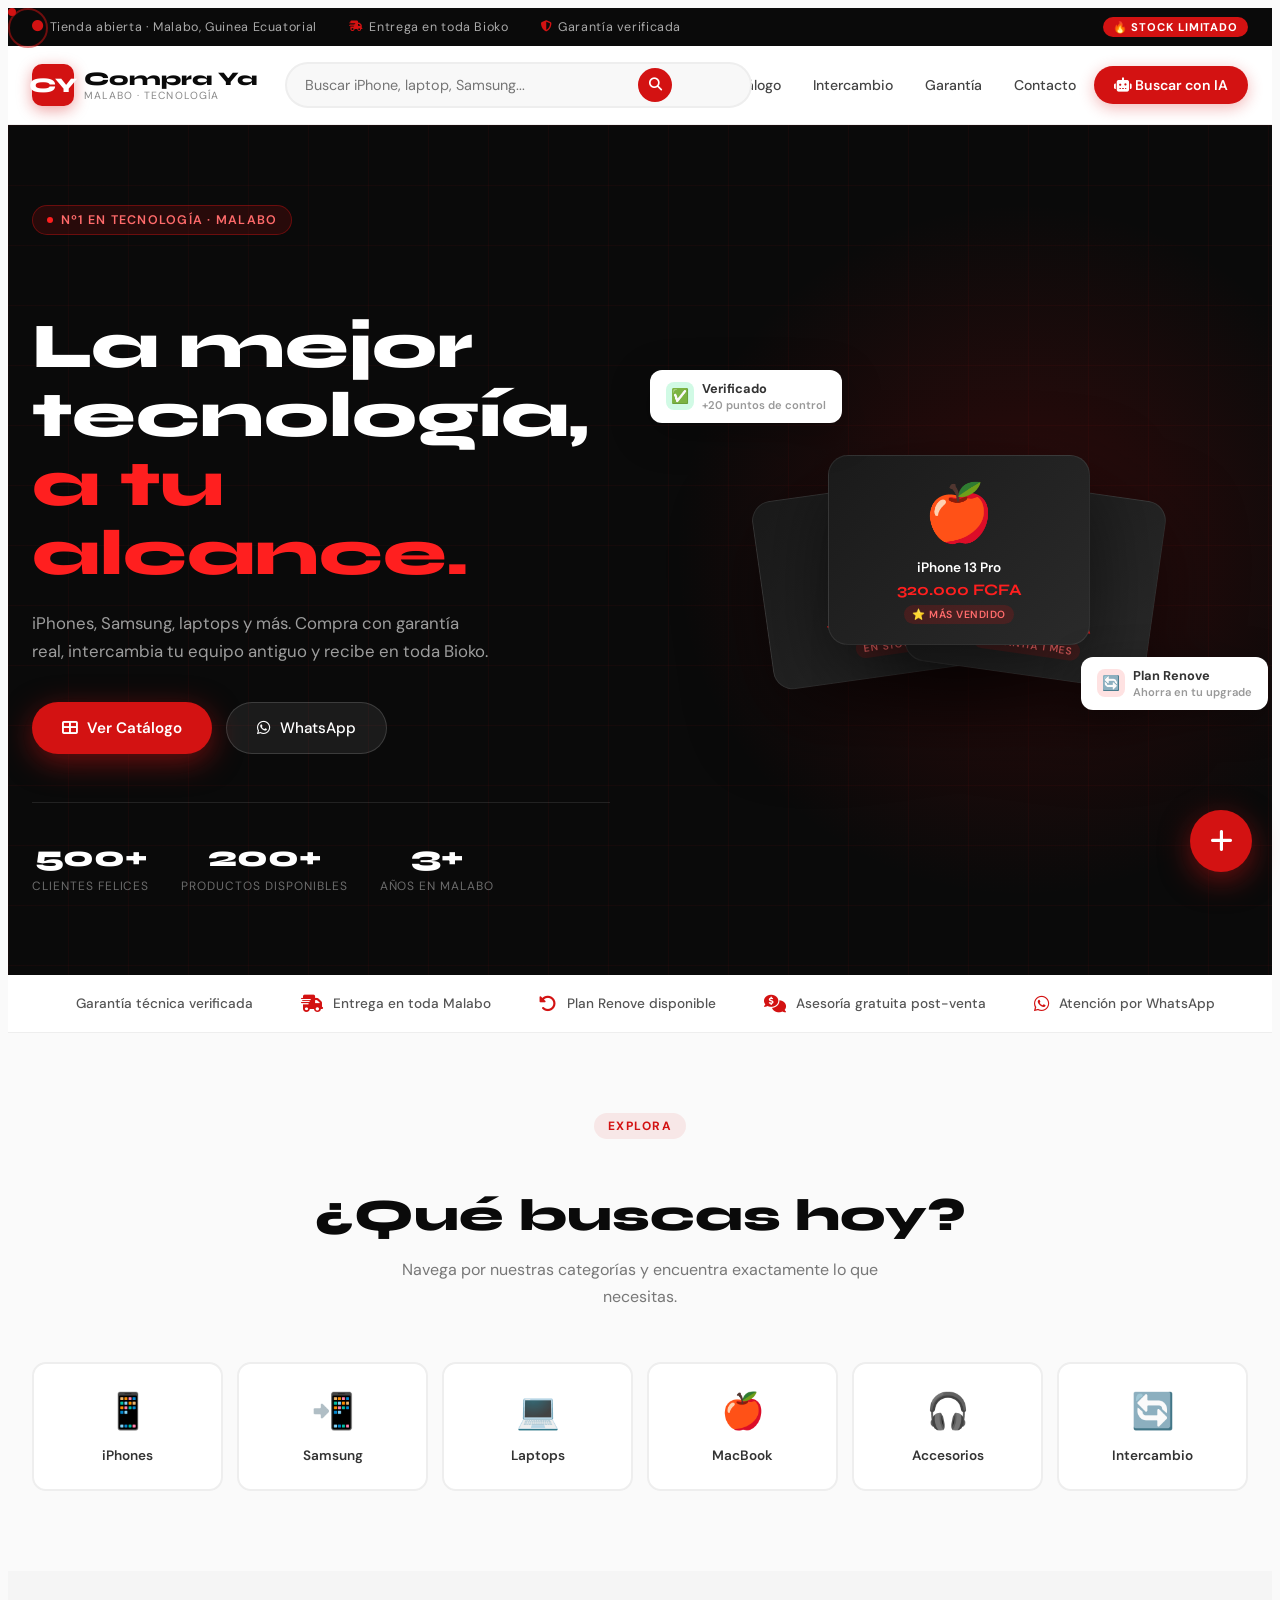
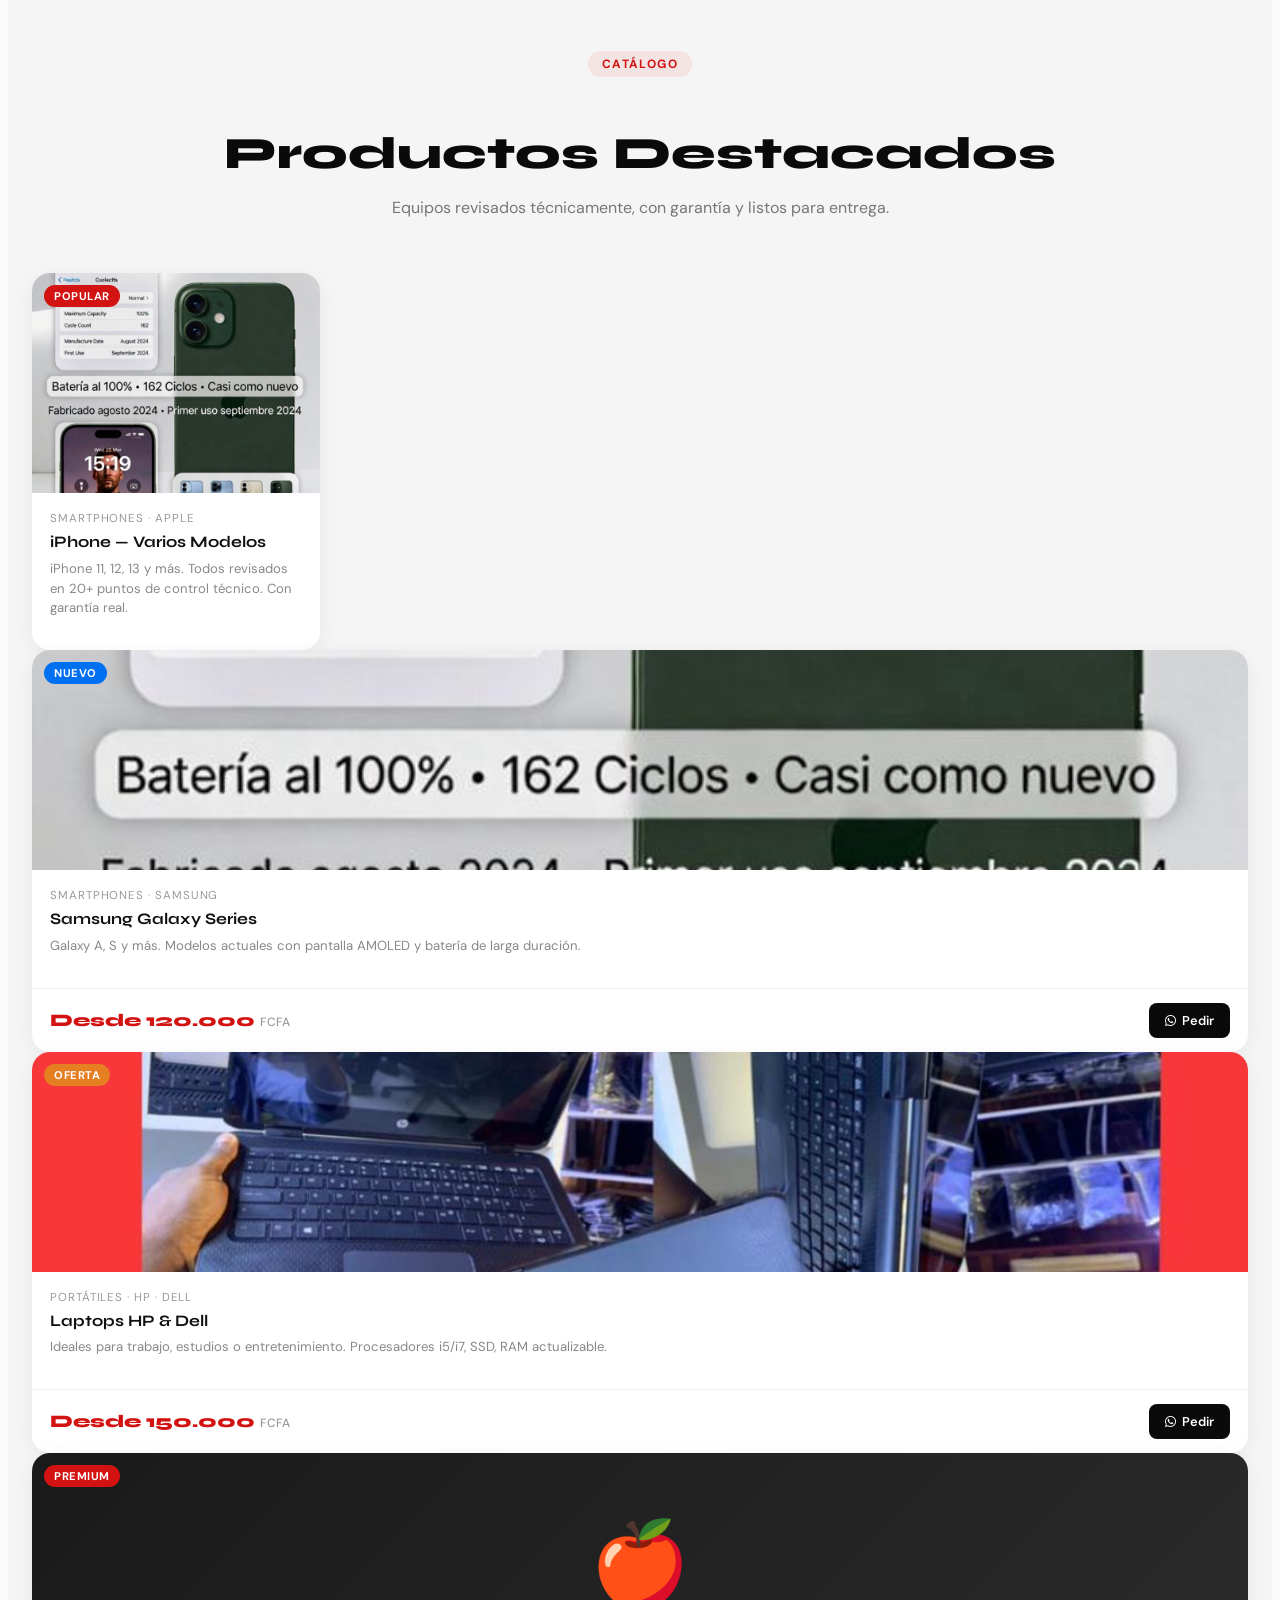
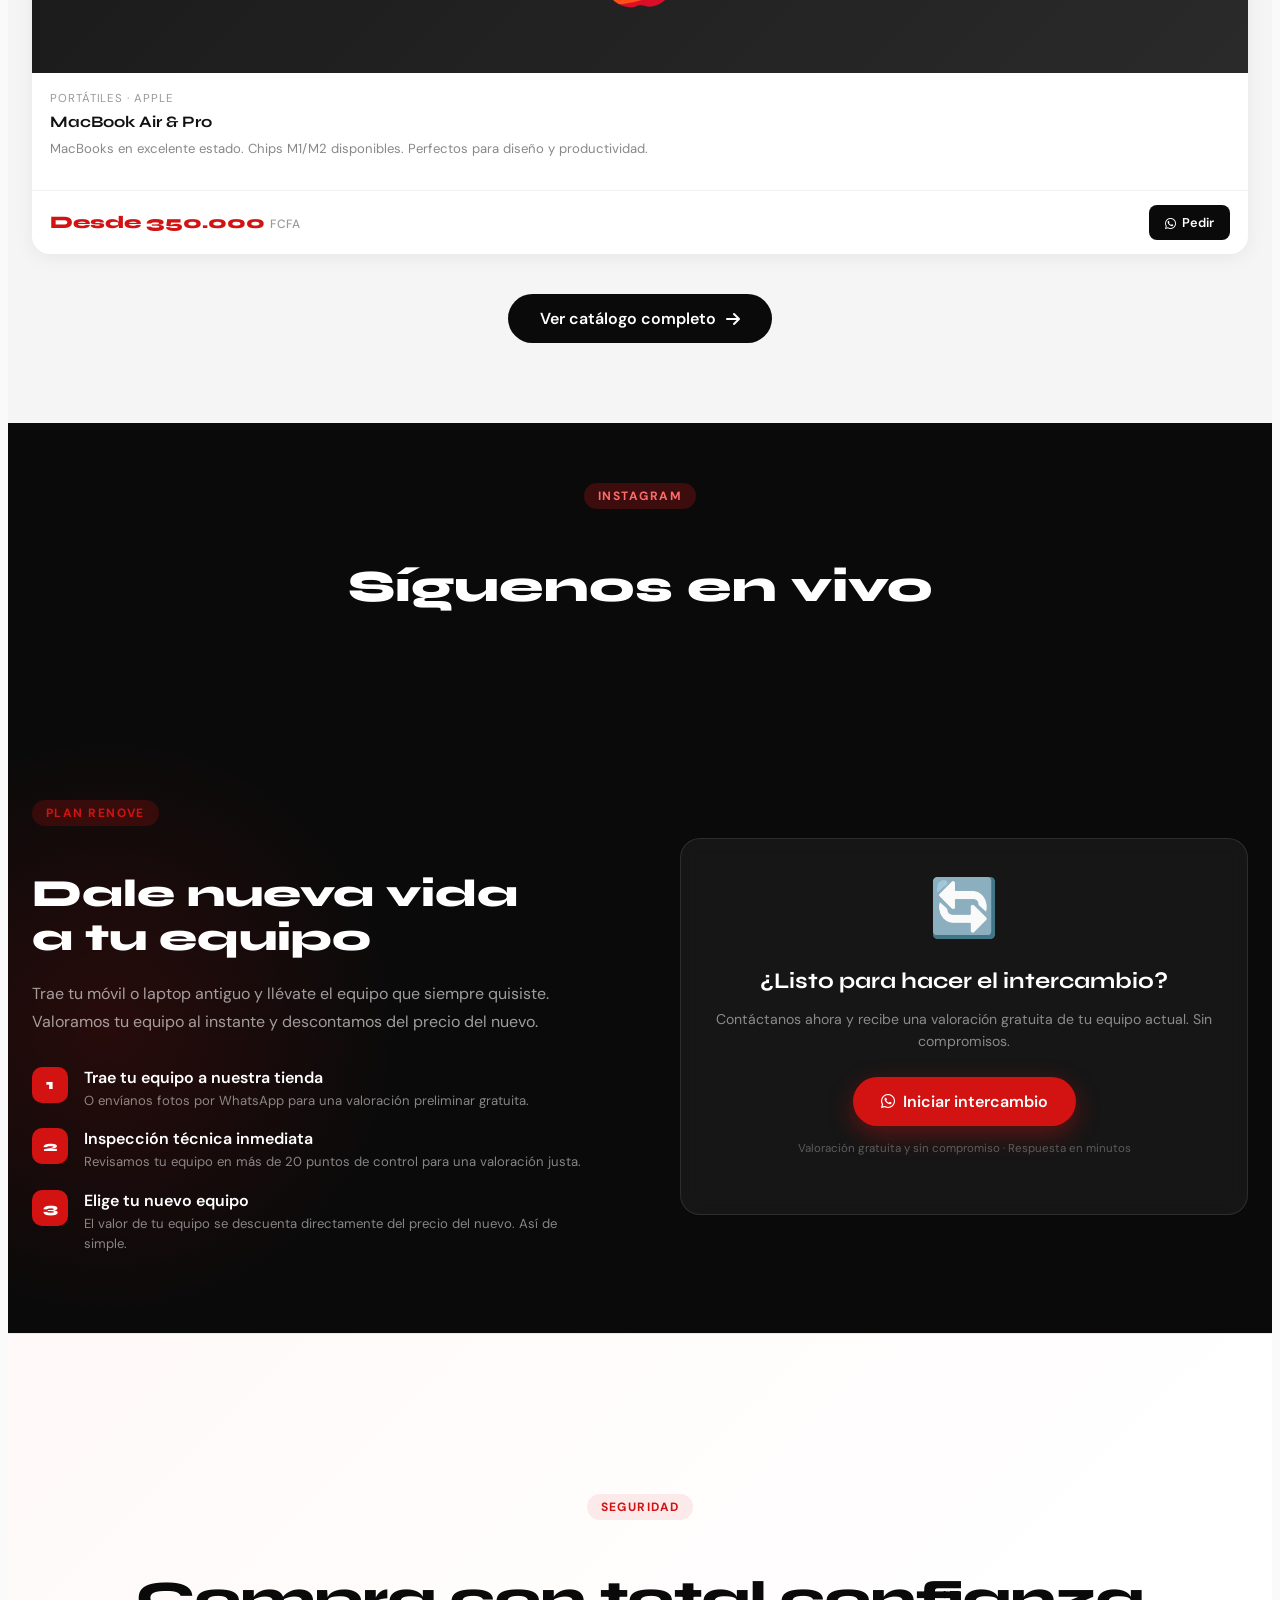
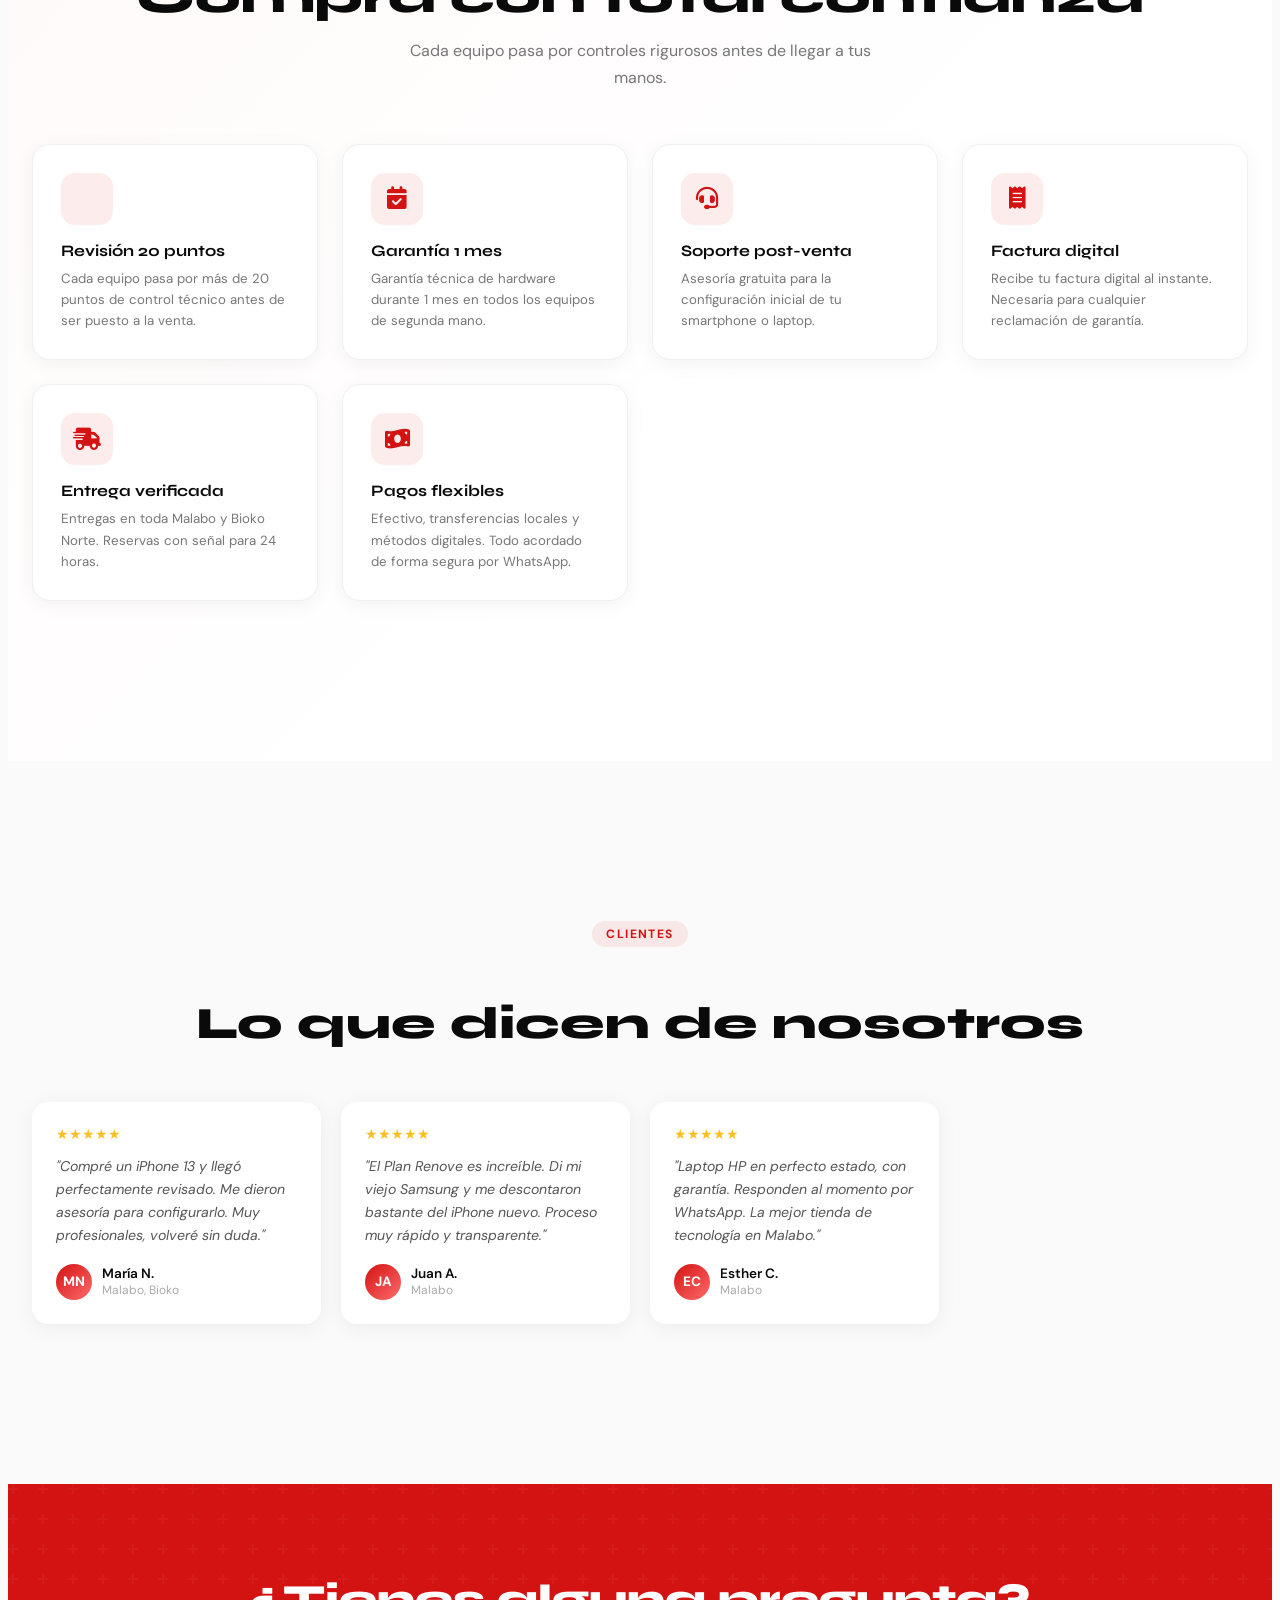
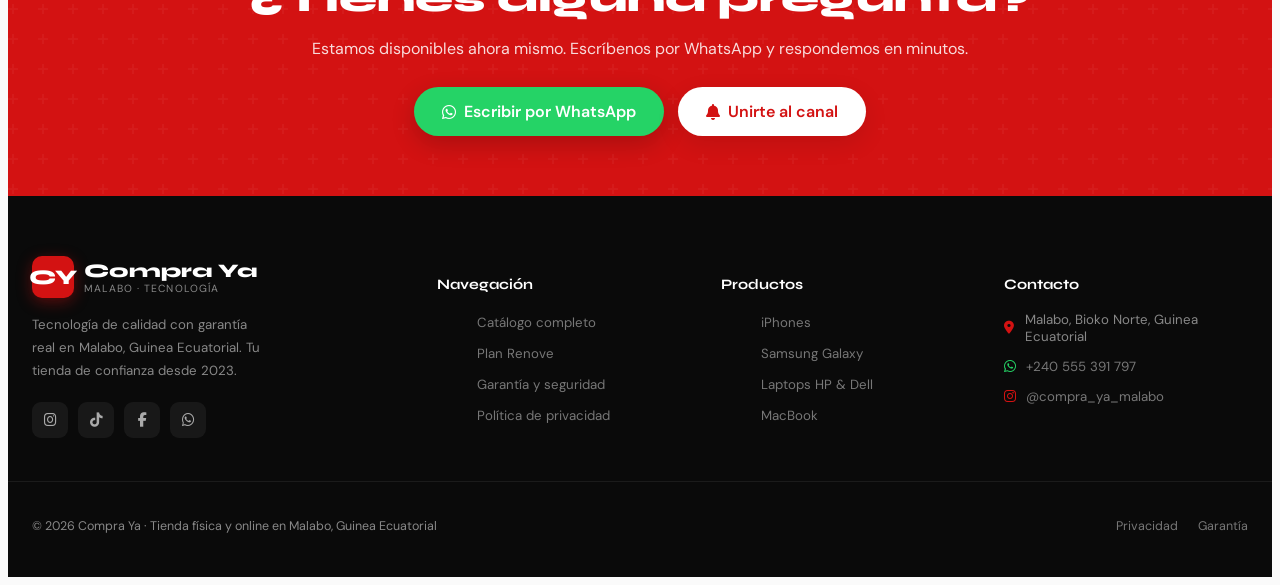
<file: index.html>
<!DOCTYPE html>

<html lang="es">
<head>
 <meta property="og:title" content=" 🌟compra ya!!🌟" />
<meta property="og:description" content="la mejor plataforma para comprar productos como smartphone, tabletas o ordenadores también el intercambio de teléfonos." />
<meta property="og:image" content="https://raw.githubusercontent.com/juanbautistaowonoowonoabegue-dotcom/Img-marketplace/refs/heads/main/compra-ya-ofertas-rojo.JPEG" />
<meta property="og:url" content="https://raw.githubusercontent.com/juanbautistaowonoowonoabegue-dotcom" />
<meta property="og:type" content="website" />

<meta name="twitter:card" content="summary_large_image" />
<meta name="twitter:title" content=" compra ya" />
<meta name="twitter:description" content="Descripción para Twitter." />
<meta name="twitter:image" content="https://raw.githubusercontent.com/juanbautistaowonoowonoabegue-dotcom/Img-marketplace/refs/heads/main/compra-ya-ofertas-rojo.JPEG" />

    <meta charset="UTF-8">
    <meta name="viewport" content="width=device-width, initial-scale=1.0">
    <title>Compra Ya — Tecnología Premium · Malabo</title>
    <link rel="preconnect" href="https://fonts.googleapis.com">
    <link href="https://fonts.googleapis.com/css2?family=Syne:wght@400;600;700;800&family=DM+Sans:ital,wght@0,300;0,400;0,500;0,600;1,300&display=swap" rel="stylesheet">
    <link rel="stylesheet" href="https://cdnjs.cloudflare.com/ajax/libs/font-awesome/6.5.0/css/all.min.css">
    <style>
        :root {
            --rojo: #d31212;
            --rojo-oscuro: #a80e0e;
            --rojo-vivo: #ff1f1f;
            --verde-wa: #25D366;
            --negro: #0a0a0a;
            --gris-oscuro: #141414;
            --gris-medio: #2a2a2a;
            --gris-claro: #f4f4f4;
            --blanco: #ffffff;
            --texto-muted: #888;
            --radio: 14px;
            --sombra: 0 20px 60px rgba(0,0,0,0.15);
            --sombra-roja: 0 12px 40px rgba(211,18,18,0.35);
        }

```
    * { margin: 0; padding: 0; box-sizing: border-box; }

    html { scroll-behavior: smooth; }

    body {
        font-family: 'DM Sans', sans-serif;
        background: #fafafa;
        color: var(--negro);
        overflow-x: hidden;
    }

    /* ===== CURSOR PERSONALIZADO ===== */
    .cursor-dot {
        width: 8px; height: 8px;
        background: var(--rojo);
        border-radius: 50%;
        position: fixed;
        pointer-events: none;
        z-index: 99999;
        transition: transform 0.1s;
    }
    .cursor-ring {
        width: 36px; height: 36px;
        border: 2px solid rgba(211,18,18,0.5);
        border-radius: 50%;
        position: fixed;
        pointer-events: none;
        z-index: 99998;
        transition: all 0.15s ease;
    }

    /* ===== BARRA SUPERIOR ===== */
    .topbar {
        background: var(--negro);
        color: #aaa;
        font-size: 0.78rem;
        letter-spacing: 0.05em;
        padding: 9px 0;
        overflow: hidden;
    }
    .topbar-inner {
        max-width: 1300px;
        margin: 0 auto;
        padding: 0 24px;
        display: flex;
        justify-content: space-between;
        align-items: center;
    }
    .topbar-ticker {
        display: flex;
        gap: 32px;
        align-items: center;
    }
    .topbar-ticker span { display: flex; align-items: center; gap: 6px; }
    .topbar-ticker i { color: var(--rojo); font-size: 0.7rem; }
    .topbar-badge {
        background: var(--rojo);
        color: white;
        font-size: 0.7rem;
        font-weight: 700;
        padding: 3px 10px;
        border-radius: 20px;
        letter-spacing: 0.08em;
        text-transform: uppercase;
        animation: badgePulse 2s infinite;
    }
    @keyframes badgePulse {
        0%,100% { opacity: 1; }
        50% { opacity: 0.7; }
    }

    /* ===== HEADER ===== */
    .header {
        background: rgba(255,255,255,0.95);
        backdrop-filter: blur(20px);
        -webkit-backdrop-filter: blur(20px);
        border-bottom: 1px solid rgba(0,0,0,0.06);
        position: sticky;
        top: 0;
        z-index: 1000;
        transition: box-shadow 0.3s;
    }
    .header.scrolled {
        box-shadow: 0 4px 30px rgba(0,0,0,0.1);
    }
    .header-inner {
        max-width: 1300px;
        margin: 0 auto;
        padding: 16px 24px;
        display: flex;
        align-items: center;
        gap: 28px;
    }

    .logo-wrap { display: flex; align-items: center; gap: 10px; text-decoration: none; flex-shrink: 0; }
    .logo-icon {
        width: 42px; height: 42px;
        background: var(--rojo);
        border-radius: 10px;
        display: flex; align-items: center; justify-content: center;
        font-size: 1.3rem;
        color: white;
        font-family: 'Syne', sans-serif;
        font-weight: 800;
        box-shadow: 0 4px 15px rgba(211,18,18,0.4);
    }
    .logo-text { font-family: 'Syne', sans-serif; font-weight: 800; font-size: 1.2rem; color: var(--negro); line-height: 1.1; }
    .logo-sub { font-size: 0.65rem; font-weight: 400; color: var(--texto-muted); letter-spacing: 0.1em; text-transform: uppercase; }

    /* Buscador */
    .search-bar {
        flex: 1;
        max-width: 460px;
        position: relative;
    }
    .search-bar input {
        width: 100%;
        padding: 12px 50px 12px 18px;
        border: 2px solid #eee;
        border-radius: 50px;
        font-family: 'DM Sans', sans-serif;
        font-size: 0.9rem;
        background: #f8f8f8;
        transition: all 0.3s;
        outline: none;
    }
    .search-bar input:focus {
        border-color: var(--rojo);
        background: white;
        box-shadow: 0 0 0 4px rgba(211,18,18,0.08);
    }
    .search-bar button {
        position: absolute;
        right: 8px; top: 50%;
        transform: translateY(-50%);
        background: var(--rojo);
        border: none;
        width: 34px; height: 34px;
        border-radius: 50%;
        color: white;
        cursor: pointer;
        display: flex; align-items: center; justify-content: center;
        transition: all 0.3s;
    }
    .search-bar button:hover { background: var(--rojo-oscuro); transform: translateY(-50%) scale(1.08); }

    /* Nav */
    .nav {
        display: flex;
        align-items: center;
        gap: 4px;
        margin-left: auto;
    }
    .nav a {
        text-decoration: none;
        color: #444;
        font-size: 0.88rem;
        font-weight: 500;
        padding: 8px 14px;
        border-radius: 8px;
        transition: all 0.2s;
        white-space: nowrap;
    }
    .nav a:hover { background: #f5f5f5; color: var(--rojo); }
    .nav a.active { color: var(--rojo); background: rgba(211,18,18,0.06); }

    .btn-primary {
        background: var(--rojo);
        color: white !important;
        padding: 10px 20px !important;
        border-radius: 50px !important;
        font-weight: 600 !important;
        box-shadow: 0 4px 15px rgba(211,18,18,0.3);
        transition: all 0.3s !important;
    }
    .btn-primary:hover {
        background: var(--rojo-oscuro) !important;
        box-shadow: 0 8px 25px rgba(211,18,18,0.4) !important;
        transform: translateY(-2px) !important;
    }

    .hamburger { display: none; flex-direction: column; gap: 5px; cursor: pointer; padding: 6px; }
    .hamburger span { width: 24px; height: 2px; background: #333; transition: all 0.3s; display: block; }
    .hamburger.open span:nth-child(1) { transform: rotate(45deg) translate(5px, 5px); }
    .hamburger.open span:nth-child(2) { opacity: 0; }
    .hamburger.open span:nth-child(3) { transform: rotate(-45deg) translate(5px, -5px); }

    /* ===== HERO ===== */
    .hero {
        min-height: 90vh;
        background: var(--negro);
        position: relative;
        display: flex;
        align-items: center;
        overflow: hidden;
    }
    .hero-bg-grid {
        position: absolute; inset: 0;
        background-image:
            linear-gradient(rgba(211,18,18,0.06) 1px, transparent 1px),
            linear-gradient(90deg, rgba(211,18,18,0.06) 1px, transparent 1px);
        background-size: 60px 60px;
    }
    .hero-bg-glow {
        position: absolute;
        width: 700px; height: 700px;
        background: radial-gradient(circle, rgba(211,18,18,0.2) 0%, transparent 70%);
        right: -100px; top: 50%;
        transform: translateY(-50%);
        animation: glowPulse 4s ease-in-out infinite;
    }
    @keyframes glowPulse {
        0%,100% { opacity: 0.8; transform: translateY(-50%) scale(1); }
        50% { opacity: 1; transform: translateY(-50%) scale(1.05); }
    }

    .hero-content {
        max-width: 1300px;
        margin: 0 auto;
        padding: 80px 24px;
        display: grid;
        grid-template-columns: 1fr 1fr;
        gap: 60px;
        align-items: center;
        position: relative;
        z-index: 1;
        width: 100%;
    }
    .hero-text { color: white; }
    .hero-badge {
        display: inline-flex;
        align-items: center;
        gap: 8px;
        background: rgba(211,18,18,0.15);
        border: 1px solid rgba(211,18,18,0.4);
        color: #ff6b6b;
        font-size: 0.78rem;
        font-weight: 600;
        letter-spacing: 0.1em;
        text-transform: uppercase;
        padding: 6px 14px;
        border-radius: 30px;
        margin-bottom: 24px;
        opacity: 0;
        animation: fadeUp 0.6s 0.2s forwards;
    }
    .hero-badge::before { content: ''; width: 6px; height: 6px; background: var(--rojo-vivo); border-radius: 50%; animation: badgePulse 1.5s infinite; }

    .hero-title {
        font-family: 'Syne', sans-serif;
        font-size: clamp(2.4rem, 5vw, 4.2rem);
        font-weight: 800;
        line-height: 1.08;
        margin-bottom: 20px;
        opacity: 0;
        animation: fadeUp 0.7s 0.4s forwards;
    }
    .hero-title .accent { color: var(--rojo-vivo); }

    .hero-desc {
        font-size: 1.05rem;
        color: rgba(255,255,255,0.6);
        line-height: 1.7;
        max-width: 460px;
        margin-bottom: 36px;
        opacity: 0;
        animation: fadeUp 0.7s 0.6s forwards;
    }

    .hero-actions {
        display: flex;
        gap: 14px;
        flex-wrap: wrap;
        opacity: 0;
        animation: fadeUp 0.7s 0.8s forwards;
    }
    .btn-hero-main {
        background: var(--rojo);
        color: white;
        padding: 15px 30px;
        border-radius: 50px;
        text-decoration: none;
        font-weight: 600;
        font-size: 0.95rem;
        display: flex;
        align-items: center;
        gap: 10px;
        transition: all 0.3s;
        box-shadow: 0 8px 30px rgba(211,18,18,0.5);
    }
    .btn-hero-main:hover {
        transform: translateY(-3px);
        box-shadow: 0 15px 40px rgba(211,18,18,0.6);
        background: var(--rojo-vivo);
    }
    .btn-hero-ghost {
        background: rgba(255,255,255,0.07);
        color: white;
        padding: 15px 30px;
        border-radius: 50px;
        text-decoration: none;
        font-weight: 500;
        font-size: 0.95rem;
        border: 1px solid rgba(255,255,255,0.15);
        display: flex;
        align-items: center;
        gap: 10px;
        transition: all 0.3s;
        backdrop-filter: blur(10px);
    }
    .btn-hero-ghost:hover {
        background: rgba(255,255,255,0.12);
        border-color: rgba(255,255,255,0.3);
        transform: translateY(-3px);
    }

    /* Hero stats */
    .hero-stats {
        display: flex;
        gap: 32px;
        margin-top: 48px;
        padding-top: 36px;
        border-top: 1px solid rgba(255,255,255,0.1);
        opacity: 0;
        animation: fadeUp 0.7s 1s forwards;
    }
    .stat-item { text-align: center; }
    .stat-number {
        font-family: 'Syne', sans-serif;
        font-size: 1.8rem;
        font-weight: 800;
        color: white;
        display: block;
    }
    .stat-label { font-size: 0.75rem; color: rgba(255,255,255,0.4); text-transform: uppercase; letter-spacing: 0.08em; }

    /* Hero Visual */
    .hero-visual {
        position: relative;
        opacity: 0;
        animation: fadeLeft 0.9s 0.5s forwards;
    }
    .hero-phone-stack {
        position: relative;
        height: 480px;
        display: flex;
        align-items: center;
        justify-content: center;
    }
    .phone-card {
        position: absolute;
        background: linear-gradient(135deg, #1a1a1a, #2a2a2a);
        border: 1px solid rgba(255,255,255,0.08);
        border-radius: 20px;
        padding: 20px;
        width: 200px;
        text-align: center;
        box-shadow: 0 30px 80px rgba(0,0,0,0.5);
        transition: all 0.4s;
    }
    .phone-card:hover { transform: translateY(-10px) !important; }
    .phone-card:nth-child(1) { transform: rotate(-8deg) translateX(-80px) translateY(20px); z-index: 1; }
    .phone-card:nth-child(2) { transform: rotate(0deg); z-index: 3; width: 220px; }
    .phone-card:nth-child(3) { transform: rotate(8deg) translateX(80px) translateY(20px); z-index: 1; }
    .phone-emoji { font-size: 3.5rem; margin-bottom: 10px; }
    .phone-name { color: white; font-weight: 600; font-size: 0.85rem; margin-bottom: 4px; }
    .phone-price { color: var(--rojo-vivo); font-family: 'Syne', sans-serif; font-weight: 700; font-size: 1rem; }
    .phone-tag {
        display: inline-block;
        background: rgba(211,18,18,0.2);
        color: #ff6b6b;
        font-size: 0.65rem;
        padding: 3px 8px;
        border-radius: 20px;
        margin-top: 6px;
        font-weight: 600;
        text-transform: uppercase;
        letter-spacing: 0.05em;
    }

    /* Floating elements */
    .float-badge {
        position: absolute;
        background: white;
        border-radius: 12px;
        padding: 10px 16px;
        box-shadow: 0 10px 40px rgba(0,0,0,0.3);
        display: flex;
        align-items: center;
        gap: 8px;
        font-size: 0.78rem;
        font-weight: 600;
        color: #333;
        animation: floatUp 3s ease-in-out infinite;
        z-index: 5;
    }
    .float-badge:nth-child(4) { top: 60px; left: -20px; animation-delay: 0s; }
    .float-badge:nth-child(5) { bottom: 80px; right: -20px; animation-delay: 1.5s; }
    .float-badge .fb-icon { width: 28px; height: 28px; border-radius: 8px; display: flex; align-items: center; justify-content: center; font-size: 0.9rem; }
    @keyframes floatUp {
        0%,100% { transform: translateY(0); }
        50% { transform: translateY(-8px); }
    }

    @keyframes fadeUp {
        from { opacity: 0; transform: translateY(30px); }
        to { opacity: 1; transform: translateY(0); }
    }
    @keyframes fadeLeft {
        from { opacity: 0; transform: translateX(40px); }
        to { opacity: 1; transform: translateX(0); }
    }

    /* ===== TRUST BAR ===== */
    .trust-bar {
        background: white;
        border-bottom: 1px solid #eee;
        padding: 20px 0;
    }
    .trust-inner {
        max-width: 1300px;
        margin: 0 auto;
        padding: 0 24px;
        display: flex;
        justify-content: center;
        gap: 48px;
        flex-wrap: wrap;
    }
    .trust-item {
        display: flex;
        align-items: center;
        gap: 10px;
        font-size: 0.85rem;
        color: #555;
        font-weight: 500;
    }
    .trust-item i { color: var(--rojo); font-size: 1.1rem; }

    /* ===== SECCIONES GENERALES ===== */
    .section {
        max-width: 1300px;
        margin: 0 auto;
        padding: 80px 24px;
    }
    .section-header {
        text-align: center;
        margin-bottom: 52px;
    }
    .section-tag {
        display: inline-block;
        background: rgba(211,18,18,0.08);
        color: var(--rojo);
        font-size: 0.75rem;
        font-weight: 700;
        letter-spacing: 0.12em;
        text-transform: uppercase;
        padding: 5px 14px;
        border-radius: 20px;
        margin-bottom: 14px;
    }
    .section-title {
        font-family: 'Syne', sans-serif;
        font-size: clamp(1.8rem, 3.5vw, 2.8rem);
        font-weight: 800;
        color: var(--negro);
        line-height: 1.15;
        margin-bottom: 14px;
    }
    .section-desc { font-size: 1rem; color: #777; max-width: 500px; margin: 0 auto; line-height: 1.7; }

    /* ===== CATEGORÍAS ===== */
    .cats-grid {
        display: grid;
        grid-template-columns: repeat(auto-fit, minmax(160px, 1fr));
        gap: 14px;
    }
    .cat-card {
        background: white;
        border: 2px solid #eee;
        border-radius: var(--radio);
        padding: 24px 16px;
        text-align: center;
        text-decoration: none;
        color: #333;
        transition: all 0.3s;
        cursor: pointer;
        position: relative;
        overflow: hidden;
    }
    .cat-card::before {
        content: '';
        position: absolute;
        inset: 0;
        background: var(--rojo);
        transform: translateY(100%);
        transition: transform 0.3s ease;
        z-index: 0;
    }
    .cat-card:hover::before { transform: translateY(0); }
    .cat-card:hover { border-color: var(--rojo); transform: translateY(-4px); box-shadow: var(--sombra-roja); }
    .cat-card:hover .cat-icon, .cat-card:hover .cat-name { color: white; position: relative; z-index: 1; }
    .cat-icon { font-size: 2.2rem; margin-bottom: 10px; display: block; transition: color 0.3s; }
    .cat-name { font-weight: 600; font-size: 0.85rem; transition: color 0.3s; }

    /* ===== PRODUCTOS ===== */
    .products-grid {
        display: grid;
        grid-template-columns: repeat(auto-fill, minmax(280px, 1fr));
        gap: 22px;
    }

    .product-card {
        background: white;
        border-radius: 18px;
        overflow: hidden;
        box-shadow: 0 4px 20px rgba(0,0,0,0.06);
        transition: all 0.4s cubic-bezier(0.34, 1.56, 0.64, 1);
        position: relative;
        cursor: pointer;
    }
    .product-card:hover {
        transform: translateY(-10px);
        box-shadow: 0 25px 60px rgba(0,0,0,0.15);
    }

    .product-img-wrap {
        position: relative;
        height: 220px;
        background: #f5f5f5;
        overflow: hidden;
    }
    .product-img-wrap img {
        width: 100%; height: 100%;
        object-fit: cover;
        transition: transform 0.5s ease;
    }
    .product-card:hover .product-img-wrap img { transform: scale(1.07); }

    .product-label {
        position: absolute;
        top: 12px; left: 12px;
        background: var(--rojo);
        color: white;
        font-size: 0.7rem;
        font-weight: 700;
        padding: 4px 10px;
        border-radius: 20px;
        text-transform: uppercase;
        letter-spacing: 0.05em;
    }
    .product-label.nuevo { background: #0070f3; }
    .product-label.oferta { background: #e67e22; }

    .product-quick {
        position: absolute;
        bottom: 12px; right: 12px;
        background: white;
        border: none;
        width: 38px; height: 38px;
        border-radius: 50%;
        display: flex; align-items: center; justify-content: center;
        cursor: pointer;
        box-shadow: 0 4px 15px rgba(0,0,0,0.15);
        opacity: 0;
        transform: scale(0.8);
        transition: all 0.3s;
        color: var(--rojo);
    }
    .product-card:hover .product-quick { opacity: 1; transform: scale(1); }

    .product-body { padding: 18px; }
    .product-category { font-size: 0.72rem; color: #999; text-transform: uppercase; letter-spacing: 0.08em; margin-bottom: 6px; }
    .product-name { font-family: 'Syne', sans-serif; font-size: 1rem; font-weight: 700; color: #111; margin-bottom: 6px; line-height: 1.3; }
    .product-desc { font-size: 0.82rem; color: #888; line-height: 1.5; margin-bottom: 14px; }

    .product-footer {
        display: flex;
        align-items: center;
        justify-content: space-between;
        padding: 14px 18px;
        border-top: 1px solid #f0f0f0;
    }
    .product-price {
        font-family: 'Syne', sans-serif;
        font-size: 1.1rem;
        font-weight: 800;
        color: var(--rojo);
    }
    .product-price span { font-size: 0.75rem; font-weight: 500; color: #999; font-family: 'DM Sans', sans-serif; }
    .btn-comprar {
        background: var(--negro);
        color: white;
        border: none;
        padding: 9px 16px;
        border-radius: 8px;
        font-family: 'DM Sans', sans-serif;
        font-size: 0.8rem;
        font-weight: 600;
        cursor: pointer;
        display: flex;
        align-items: center;
        gap: 6px;
        transition: all 0.3s;
        text-decoration: none;
    }
    .btn-comprar:hover { background: var(--rojo); transform: scale(1.03); }

    /* ===== INTERCAMBIO ===== */
    .intercambio-section {
        background: var(--negro);
        padding: 80px 0;
        position: relative;
        overflow: hidden;
    }
    .intercambio-section::before {
        content: '';
        position: absolute;
        width: 600px; height: 600px;
        background: radial-gradient(circle, rgba(211,18,18,0.15), transparent 70%);
        left: -200px; top: 50%;
        transform: translateY(-50%);
    }
    .intercambio-inner {
        max-width: 1300px;
        margin: 0 auto;
        padding: 0 24px;
        display: grid;
        grid-template-columns: 1fr 1fr;
        gap: 80px;
        align-items: center;
        position: relative;
        z-index: 1;
    }
    .intercambio-text { color: white; }
    .intercambio-text .section-tag { background: rgba(211,18,18,0.2); }
    .intercambio-title {
        font-family: 'Syne', sans-serif;
        font-size: clamp(1.8rem, 3vw, 2.8rem);
        font-weight: 800;
        line-height: 1.15;
        margin-bottom: 20px;
    }
    .intercambio-desc { color: rgba(255,255,255,0.6); line-height: 1.7; margin-bottom: 32px; }

    .steps {
        display: flex;
        flex-direction: column;
        gap: 18px;
    }
    .step {
        display: flex;
        align-items: flex-start;
        gap: 16px;
        opacity: 0;
        transform: translateX(-20px);
        transition: all 0.5s ease;
    }
    .step.visible { opacity: 1; transform: translateX(0); }
    .step-num {
        width: 36px; height: 36px;
        background: var(--rojo);
        border-radius: 10px;
        display: flex; align-items: center; justify-content: center;
        font-family: 'Syne', sans-serif;
        font-weight: 800;
        font-size: 0.9rem;
        color: white;
        flex-shrink: 0;
    }
    .step-title { font-weight: 600; color: white; margin-bottom: 3px; }
    .step-desc { font-size: 0.82rem; color: rgba(255,255,255,0.5); line-height: 1.5; }

    .intercambio-cta {
        background: rgba(255,255,255,0.05);
        border: 1px solid rgba(255,255,255,0.1);
        border-radius: 20px;
        padding: 32px;
        backdrop-filter: blur(10px);
        text-align: center;
    }
    .ren-icon { font-size: 3.5rem; margin-bottom: 16px; display: block; }
    .intercambio-cta h3 { color: white; font-family: 'Syne', sans-serif; font-size: 1.4rem; font-weight: 700; margin-bottom: 10px; }
    .intercambio-cta p { color: rgba(255,255,255,0.5); font-size: 0.88rem; line-height: 1.6; margin-bottom: 24px; }
    .btn-intercambio {
        background: var(--rojo);
        color: white;
        padding: 14px 28px;
        border-radius: 50px;
        text-decoration: none;
        font-weight: 600;
        display: inline-flex;
        align-items: center;
        gap: 8px;
        transition: all 0.3s;
        box-shadow: 0 8px 25px rgba(211,18,18,0.4);
    }
    .btn-intercambio:hover { transform: translateY(-3px); box-shadow: 0 14px 35px rgba(211,18,18,0.5); }

    /* ===== GARANTÍA ===== */
    .garantia-section {
        background: linear-gradient(135deg, #fff9f9 0%, #fff 60%);
        padding: 80px 0;
        border-top: 1px solid #f0e8e8;
    }
    .garantia-grid {
        display: grid;
        grid-template-columns: repeat(auto-fit, minmax(240px, 1fr));
        gap: 24px;
    }
    .garantia-card {
        background: white;
        border-radius: 18px;
        padding: 28px;
        box-shadow: 0 4px 20px rgba(0,0,0,0.05);
        border: 1px solid #f0f0f0;
        transition: all 0.3s;
        position: relative;
        overflow: hidden;
    }
    .garantia-card::before {
        content: '';
        position: absolute;
        top: 0; left: 0;
        width: 4px; height: 100%;
        background: var(--rojo);
        transform: scaleY(0);
        transition: transform 0.3s ease;
        transform-origin: bottom;
    }
    .garantia-card:hover::before { transform: scaleY(1); }
    .garantia-card:hover { box-shadow: 0 12px 40px rgba(211,18,18,0.1); transform: translateY(-4px); }
    .garantia-icon {
        width: 52px; height: 52px;
        background: rgba(211,18,18,0.08);
        border-radius: 14px;
        display: flex; align-items: center; justify-content: center;
        font-size: 1.4rem;
        margin-bottom: 16px;
        color: var(--rojo);
    }
    .garantia-title { font-family: 'Syne', sans-serif; font-weight: 700; font-size: 1rem; margin-bottom: 8px; }
    .garantia-desc { font-size: 0.83rem; color: #777; line-height: 1.6; }

    /* ===== TESTIMONIOS ===== */
    .testimonios-section { background: #fafafa; padding: 80px 0; }
    .testimonios-grid {
        display: grid;
        grid-template-columns: repeat(auto-fill, minmax(280px, 1fr));
        gap: 20px;
    }
    .testimonio-card {
        background: white;
        border-radius: 16px;
        padding: 24px;
        box-shadow: 0 4px 20px rgba(0,0,0,0.06);
        transition: all 0.3s;
    }
    .testimonio-card:hover { transform: translateY(-4px); box-shadow: 0 14px 35px rgba(0,0,0,0.1); }
    .t-stars { color: #fbbf24; font-size: 0.85rem; margin-bottom: 12px; }
    .t-text { font-size: 0.88rem; color: #555; line-height: 1.65; margin-bottom: 16px; font-style: italic; }
    .t-author { display: flex; align-items: center; gap: 10px; }
    .t-avatar {
        width: 36px; height: 36px;
        background: linear-gradient(135deg, var(--rojo), #ff6b6b);
        border-radius: 50%;
        display: flex; align-items: center; justify-content: center;
        color: white;
        font-weight: 700;
        font-size: 0.85rem;
    }
    .t-name { font-weight: 600; font-size: 0.85rem; }
    .t-loc { font-size: 0.75rem; color: #aaa; }

    /* ===== CONTACTO / FOOTER ===== */
    .contact-bar {
        background: var(--rojo);
        padding: 60px 0;
        text-align: center;
        color: white;
        position: relative;
        overflow: hidden;
    }
    .contact-bar::before {
        content: '';
        position: absolute; inset: 0;
        background: url("data:image/svg+xml,%3Csvg width='60' height='60' viewBox='0 0 60 60' xmlns='http://www.w3.org/2000/svg'%3E%3Cg fill='none' fill-rule='evenodd'%3E%3Cg fill='%23ffffff' fill-opacity='0.04'%3E%3Cpath d='M36 34v-4h-2v4h-4v2h4v4h2v-4h4v-2h-4zm0-30V0h-2v4h-4v2h4v4h2V6h4V4h-4zM6 34v-4H4v4H0v2h4v4h2v-4h4v-2H6zM6 4V0H4v4H0v2h4v4h2V6h4V4H6z'/%3E%3C/g%3E%3C/g%3E%3C/svg%3E");
    }
    .contact-bar h2 { font-family: 'Syne', sans-serif; font-size: clamp(1.6rem, 3vw, 2.4rem); font-weight: 800; margin-bottom: 12px; position: relative; }
    .contact-bar p { font-size: 1rem; opacity: 0.85; margin-bottom: 28px; position: relative; }
    .contact-actions { display: flex; justify-content: center; gap: 14px; flex-wrap: wrap; position: relative; }
    .btn-wa {
        background: var(--verde-wa);
        color: white;
        padding: 14px 28px;
        border-radius: 50px;
        text-decoration: none;
        font-weight: 600;
        display: inline-flex;
        align-items: center;
        gap: 8px;
        transition: all 0.3s;
        box-shadow: 0 8px 25px rgba(0,0,0,0.2);
    }
    .btn-wa:hover { transform: translateY(-3px); box-shadow: 0 14px 35px rgba(0,0,0,0.25); }
    .btn-white {
        background: white;
        color: var(--rojo);
        padding: 14px 28px;
        border-radius: 50px;
        text-decoration: none;
        font-weight: 600;
        display: inline-flex;
        align-items: center;
        gap: 8px;
        transition: all 0.3s;
        box-shadow: 0 8px 25px rgba(0,0,0,0.1);
    }
    .btn-white:hover { transform: translateY(-3px); box-shadow: 0 14px 35px rgba(0,0,0,0.15); }

    footer {
        background: var(--negro);
        color: #888;
        padding: 60px 0 30px;
    }
    .footer-inner {
        max-width: 1300px;
        margin: 0 auto;
        padding: 0 24px;
        display: grid;
        grid-template-columns: 1.5fr 1fr 1fr 1fr;
        gap: 40px;
    }
    .footer-brand .logo-wrap { margin-bottom: 16px; }
    .footer-brand p { font-size: 0.83rem; line-height: 1.7; max-width: 240px; }
    .footer-socials { display: flex; gap: 10px; margin-top: 20px; }
    .social-btn {
        width: 36px; height: 36px;
        background: rgba(255,255,255,0.06);
        border-radius: 9px;
        display: flex; align-items: center; justify-content: center;
        color: #aaa;
        text-decoration: none;
        font-size: 0.9rem;
        transition: all 0.3s;
    }
    .social-btn:hover { background: var(--rojo); color: white; transform: translateY(-3px); }

    .footer-col h4 { color: white; font-family: 'Syne', sans-serif; font-weight: 700; font-size: 0.9rem; margin-bottom: 18px; }
    .footer-col ul { list-style: none; }
    .footer-col ul li { margin-bottom: 10px; }
    .footer-col ul a { color: #777; text-decoration: none; font-size: 0.83rem; transition: color 0.2s; }
    .footer-col ul a:hover { color: var(--rojo); }
    .footer-contact p { font-size: 0.83rem; display: flex; align-items: center; gap: 8px; margin-bottom: 10px; }
    .footer-contact i { color: var(--rojo); width: 14px; }

    .footer-bottom {
        max-width: 1300px;
        margin: 40px auto 0;
        padding: 24px 24px 0;
        border-top: 1px solid rgba(255,255,255,0.07);
        display: flex;
        justify-content: space-between;
        align-items: center;
        flex-wrap: wrap;
        gap: 10px;
    }
    .footer-bottom p { font-size: 0.78rem; }
    .footer-bottom a { color: #777; text-decoration: none; font-size: 0.78rem; }
    .footer-bottom a:hover { color: var(--rojo); }

    /* ===== FAB FLOTANTES ===== */
    .fab-group {
        position: fixed;
        bottom: 28px;
        right: 28px;
        display: flex;
        flex-direction: column;
        align-items: flex-end;
        gap: 12px;
        z-index: 9000;
    }
    .fab-menu {
        display: flex;
        flex-direction: column;
        gap: 10px;
        align-items: flex-end;
        opacity: 0;
        transform: translateY(20px);
        pointer-events: none;
        transition: all 0.3s ease;
    }
    .fab-menu.open { opacity: 1; transform: translateY(0); pointer-events: all; }

    .fab-item {
        display: flex;
        align-items: center;
        gap: 10px;
        text-decoration: none;
        cursor: pointer;
    }
    .fab-label {
        background: rgba(10,10,10,0.9);
        color: white;
        padding: 6px 12px;
        border-radius: 8px;
        font-size: 0.78rem;
        font-weight: 500;
        white-space: nowrap;
        backdrop-filter: blur(10px);
    }
    .fab-btn {
        width: 50px; height: 50px;
        border-radius: 50%;
        border: none;
        display: flex; align-items: center; justify-content: center;
        font-size: 1.3rem;
        color: white;
        cursor: pointer;
        box-shadow: 0 6px 20px rgba(0,0,0,0.25);
        transition: all 0.3s;
        text-decoration: none;
    }
    .fab-btn:hover { transform: scale(1.1); }
    .fab-btn.wa { background: var(--verde-wa); }
    .fab-btn.ig { background: linear-gradient(135deg, #f9ce34, #ee2a7b, #6228d7); }
    .fab-btn.chat { background: var(--rojo); }

    .fab-main {
        width: 62px; height: 62px;
        background: var(--rojo);
        border-radius: 50%;
        border: none;
        color: white;
        font-size: 1.6rem;
        cursor: pointer;
        box-shadow: 0 8px 30px rgba(211,18,18,0.5);
        display: flex; align-items: center; justify-content: center;
        transition: all 0.3s;
        animation: fabPulse 3s infinite;
    }
    .fab-main:hover { transform: scale(1.08); }
    .fab-main.open { transform: rotate(45deg); background: #333; animation: none; box-shadow: 0 8px 30px rgba(0,0,0,0.3); }
    @keyframes fabPulse {
        0%,100% { box-shadow: 0 8px 30px rgba(211,18,18,0.5); }
        50% { box-shadow: 0 12px 45px rgba(211,18,18,0.75); }
    }

    /* ===== CHAT WIDGET ===== */
    .chat-widget {
        position: fixed;
        bottom: 110px;
        right: 28px;
        width: 340px;
        background: white;
        border-radius: 20px;
        box-shadow: 0 20px 60px rgba(0,0,0,0.2);
        z-index: 8999;
        overflow: hidden;
        display: none;
        flex-direction: column;
        opacity: 0;
        transform: scale(0.95) translateY(10px);
        transition: all 0.3s cubic-bezier(0.34, 1.56, 0.64, 1);
    }
    .chat-widget.open {
        display: flex;
        opacity: 1;
        transform: scale(1) translateY(0);
    }
    .chat-head {
        background: linear-gradient(135deg, #1a1a1a, #2a2a2a);
        padding: 18px;
        display: flex;
        align-items: center;
        gap: 12px;
    }
    .chat-head-avatar {
        width: 44px; height: 44px;
        background: var(--rojo);
        border-radius: 50%;
        display: flex; align-items: center; justify-content: center;
        font-size: 1.2rem;
        flex-shrink: 0;
    }
    .chat-head-info { flex: 1; }
    .chat-head-name { color: white; font-weight: 600; font-size: 0.9rem; }
    .chat-head-status { color: #4ade80; font-size: 0.72rem; display: flex; align-items: center; gap: 5px; }
    .chat-head-status::before { content: ''; width: 6px; height: 6px; background: #4ade80; border-radius: 50%; animation: badgePulse 1.5s infinite; }
    .chat-close { color: rgba(255,255,255,0.5); cursor: pointer; font-size: 1.1rem; padding: 4px; transition: color 0.2s; }
    .chat-close:hover { color: white; }

    .chat-body {
        padding: 20px;
        background: #f8f8f8;
        max-height: 320px;
        overflow-y: auto;
    }
    .chat-welcome {
        background: white;
        border-radius: 12px 12px 12px 4px;
        padding: 14px 16px;
        font-size: 0.85rem;
        line-height: 1.6;
        color: #333;
        box-shadow: 0 2px 10px rgba(0,0,0,0.05);
        margin-bottom: 16px;
    }
    .chat-options { display: flex; flex-direction: column; gap: 8px; }
    .chat-option-btn {
        background: white;
        border: 1.5px solid #eee;
        border-radius: 12px;
        padding: 11px 14px;
        text-align: left;
        cursor: pointer;
        font-family: 'DM Sans', sans-serif;
        font-size: 0.82rem;
        color: #333;
        transition: all 0.25s;
        display: flex;
        align-items: center;
        gap: 8px;
    }
    .chat-option-btn:hover { border-color: var(--verde-wa); background: #f0faf3; color: #1a7a42; transform: translateX(4px); }

    .chat-foot {
        padding: 12px 16px;
        background: white;
        border-top: 1px solid #eee;
        text-align: center;
        font-size: 0.75rem;
        color: #999;
    }
    .chat-foot a { color: var(--verde-wa); text-decoration: none; font-weight: 500; }

    /* ===== MODAL ===== */
    .modal-overlay {
        display: none;
        position: fixed;
        inset: 0;
        background: rgba(0,0,0,0.7);
        z-index: 99999;
        align-items: center;
        justify-content: center;
        backdrop-filter: blur(4px);
    }
    .modal-overlay.open { display: flex; }
    .modal-box {
        background: white;
        max-width: 680px;
        width: 92%;
        border-radius: 20px;
        max-height: 88vh;
        overflow-y: auto;
        padding: 40px;
        position: relative;
        animation: modalIn 0.3s ease;
    }
    @keyframes modalIn {
        from { opacity: 0; transform: scale(0.95) translateY(20px); }
        to { opacity: 1; transform: scale(1) translateY(0); }
    }
    .modal-close {
        position: absolute;
        top: 18px; right: 18px;
        background: #f5f5f5;
        border: none;
        width: 34px; height: 34px;
        border-radius: 50%;
        cursor: pointer;
        font-size: 1rem;
        display: flex; align-items: center; justify-content: center;
        transition: all 0.2s;
    }
    .modal-close:hover { background: var(--rojo); color: white; }
    .modal-box h2 { font-family: 'Syne', sans-serif; font-size: 1.5rem; color: var(--rojo); text-align: center; margin-bottom: 24px; }
    .modal-box h3 { font-family: 'Syne', sans-serif; font-size: 1rem; margin: 22px 0 8px; color: #222; border-bottom: 2px solid #f5f5f5; padding-bottom: 8px; }
    .modal-box p { font-size: 0.85rem; color: #666; line-height: 1.7; margin-bottom: 10px; }
    .modal-box ul { padding-left: 18px; margin-bottom: 10px; }
    .modal-box ul li { font-size: 0.85rem; color: #666; line-height: 1.7; margin-bottom: 5px; }

    /* ===== BUSCADOR IA ===== */
    .ia-modal-box { max-width: 580px; }
    .ia-input-wrap { display: flex; gap: 10px; margin-bottom: 20px; }
    .ia-input-wrap input {
        flex: 1; padding: 14px 18px;
        border: 2px solid #eee;
        border-radius: 50px;
        font-family: 'DM Sans', sans-serif;
        font-size: 0.95rem;
        outline: none;
        transition: border-color 0.3s;
    }
    .ia-input-wrap input:focus { border-color: var(--rojo); }
    .ia-input-wrap button {
        background: var(--rojo); color: white; border: none;
        padding: 14px 24px; border-radius: 50px; cursor: pointer;
        font-family: 'DM Sans', sans-serif; font-weight: 600; font-size: 0.9rem;
        transition: all 0.3s;
    }
    .ia-input-wrap button:hover { background: var(--rojo-oscuro); transform: scale(1.03); }
    .ia-result {
        background: #f8f8f8; border-radius: 14px; padding: 20px;
        font-size: 0.85rem; color: #555; line-height: 1.7;
        display: none;
        animation: fadeUp 0.4s forwards;
    }
    .ia-result.show { display: block; }
    .ia-chips { display: flex; gap: 8px; flex-wrap: wrap; margin-bottom: 18px; }
    .ia-chip {
        background: #f5f5f5; border: 1.5px solid #eee; border-radius: 20px;
        padding: 6px 14px; font-size: 0.78rem; cursor: pointer;
        transition: all 0.2s; color: #555;
    }
    .ia-chip:hover { background: var(--rojo); border-color: var(--rojo); color: white; }

    /* ===== ANIMACIONES SCROLL ===== */
    .reveal {
        opacity: 0;
        transform: translateY(30px);
        transition: all 0.6s cubic-bezier(0.4, 0, 0.2, 1);
    }
    .reveal.visible { opacity: 1; transform: translateY(0); }
    .reveal-delay-1 { transition-delay: 0.1s; }
    .reveal-delay-2 { transition-delay: 0.2s; }
    .reveal-delay-3 { transition-delay: 0.3s; }
    .reveal-delay-4 { transition-delay: 0.4s; }

    /* ===== LOADER ===== */
    .page-loader {
        position: fixed; inset: 0;
        background: var(--negro);
        z-index: 999999;
        display: flex; align-items: center; justify-content: center;
        flex-direction: column;
        gap: 20px;
        transition: opacity 0.5s ease;
    }
    .page-loader.hidden { opacity: 0; pointer-events: none; }
    .loader-logo { font-family: 'Syne', sans-serif; font-size: 2rem; font-weight: 800; color: white; }
    .loader-logo span { color: var(--rojo-vivo); }
    .loader-bar {
        width: 200px; height: 3px;
        background: rgba(255,255,255,0.1);
        border-radius: 2px;
        overflow: hidden;
    }
    .loader-fill {
        height: 100%;
        background: var(--rojo);
        border-radius: 2px;
        animation: loaderAnim 1.2s ease forwards;
    }
    @keyframes loaderAnim {
        from { width: 0; }
        to { width: 100%; }
    }

    /* ===== RESPONSIVE ===== */
    @media (max-width: 1024px) {
        .hero-content { grid-template-columns: 1fr; gap: 40px; }
        .hero-visual { display: none; }
        .intercambio-inner { grid-template-columns: 1fr; gap: 40px; }
        .footer-inner { grid-template-columns: 1fr 1fr; }
    }

    @media (max-width: 768px) {
        .topbar-ticker { gap: 16px; font-size: 0.72rem; }
        .nav { display: none; }
        .nav.mobile-open {
            display: flex;
            flex-direction: column;
            position: fixed;
            top: 0; left: 0; right: 0; bottom: 0;
            background: white;
            align-items: center;
            justify-content: center;
            gap: 24px;
            z-index: 9999;
        }
        .nav.mobile-open a { font-size: 1.2rem; }
        .hamburger { display: flex; }
        .search-bar { display: none; }
        .hero-stats { flex-wrap: wrap; gap: 20px; }
        .trust-inner { gap: 20px; }
        .footer-inner { grid-template-columns: 1fr; gap: 32px; }
        .footer-bottom { flex-direction: column; text-align: center; }
        .chat-widget { width: calc(100vw - 32px); right: 16px; }
    }

    @media (max-width: 480px) {
        .fab-group { bottom: 20px; right: 16px; }
        .fab-main { width: 56px; height: 56px; font-size: 1.4rem; }
    }
</style>
 
</head>
<body>

<!-- PAGE LOADER -->

<div class="page-loader" id="pageLoader">
    <div class="loader-logo">Compra<span>Ya</span></div>
    <div class="loader-bar"><div class="loader-fill"></div></div>
</div>

<!-- CURSOR -->

<div class="cursor-dot" id="cursorDot"></div>
<div class="cursor-ring" id="cursorRing"></div>

<!-- TOP BAR -->

<div class="topbar">
    <div class="topbar-inner">
        <div class="topbar-ticker">
            <span><i class="fas fa-circle"></i> Tienda abierta · Malabo, Guinea Ecuatorial</span>
            <span><i class="fas fa-shipping-fast"></i> Entrega en toda Bioko</span>
            <span><i class="fas fa-shield-alt"></i> Garantía verificada</span>
        </div>
        <div class="topbar-badge">🔥 Stock limitado</div>
    </div>
</div>

<!-- HEADER -->

<header class="header" id="header">
    <div class="header-inner">
        <a href="#" class="logo-wrap">
            <div class="logo-icon">CY</div>
            <div>
                <div class="logo-text">Compra Ya</div>
                <div class="logo-sub">Malabo · Tecnología</div>
            </div>
        </a>

 
    <div class="search-bar">
        <input type="text" id="searchInput" placeholder="Buscar iPhone, laptop, Samsung..." onkeypress="if(event.key==='Enter')abrirIA()">
        <button onclick="abrirIA()"><i class="fas fa-search"></i></button>
    </div>

    <nav class="nav" id="mainNav">
        <a href="nuestrocatalogo.html">Catálogo</a>
        <a href="intercambio.html">Intercambio</a>
        <a href="#garantia">Garantía</a>
        <a href="#contacto">Contacto</a>
        <a href="javascript:void(0)" onclick="abrirIA()" class="btn-primary">
            <i class="fas fa-robot"></i> Buscar con IA
        </a>
        <button id="navClose" style="display:none;background:none;border:none;font-size:1.5rem;cursor:pointer;color:#333;padding:8px;" onclick="cerrarNav()">✕</button>
    </nav>

    <div class="hamburger" id="hamburger" onclick="toggleNav()">
        <span></span><span></span><span></span>
    </div>
</div>
 

</header>

<!-- HERO -->

<section class="hero">
    <div class="hero-bg-grid"></div>
    <div class="hero-bg-glow"></div>
    <div class="hero-content">
        <div class="hero-text">
            <div class="hero-badge">Nº1 en tecnología · Malabo</div>
            <h1 class="hero-title">
                La mejor<br>
                tecnología,<br>
                <span class="accent">a tu alcance.</span>
            </h1>
            <p class="hero-desc">
                iPhones, Samsung, laptops y más. Compra con garantía real, intercambia tu equipo antiguo y recibe en toda Bioko.
            </p>
            <div class="hero-actions">
                <a href="nuestrocatalogo.html" class="btn-hero-main">
                    <i class="fas fa-th-large"></i> Ver Catálogo
                </a>
                <a href="https://wa.me/240555391797?text=Hola%20Compra%20Ya%2C%20quiero%20información" target="_blank" class="btn-hero-ghost">
                    <i class="fab fa-whatsapp"></i> WhatsApp
                </a>
            </div>
            <div class="hero-stats">
                <div class="stat-item">
                    <span class="stat-number" data-count="500">0</span>
                    <span class="stat-label">Clientes felices</span>
                </div>
                <div class="stat-item">
                    <span class="stat-number" data-count="200">0</span>
                    <span class="stat-label">Productos disponibles</span>
                </div>
                <div class="stat-item">
                    <span class="stat-number" data-count="3">0</span>
                    <span class="stat-label">Años en Malabo</span>
                </div>
            </div>
        </div>

 
    <div class="hero-visual">
        <div class="hero-phone-stack">
            <div class="phone-card">
                <div class="phone-emoji">📱</div>
                <div class="phone-name">Samsung Galaxy</div>
                <div class="phone-price">150.000 FCFA</div>
                <div class="phone-tag">En stock</div>
            </div>
            <div class="phone-card">
                <div class="phone-emoji">🍎</div>
                <div class="phone-name">iPhone 13 Pro</div>
                <div class="phone-price">320.000 FCFA</div>
                <div class="phone-tag">⭐ Más vendido</div>
            </div>
            <div class="phone-card">
                <div class="phone-emoji">💻</div>
                <div class="phone-name">HP Laptop i5</div>
                <div class="phone-price">220.000 FCFA</div>
                <div class="phone-tag">Garantía 1 mes</div>
            </div>

            <div class="float-badge">
                <div class="fb-icon" style="background:#d1fae5;">✅</div>
                <div>
                    <strong style="display:block;font-size:0.8rem;">Verificado</strong>
                    <span style="color:#999;font-size:0.7rem;">+20 puntos de control</span>
                </div>
            </div>
            <div class="float-badge">
                <div class="fb-icon" style="background:#fee2e2;">🔄</div>
                <div>
                    <strong style="display:block;font-size:0.8rem;">Plan Renove</strong>
                    <span style="color:#999;font-size:0.7rem;">Ahorra en tu upgrade</span>
                </div>
            </div>
        </div>
    </div>
</div>
 

</section>

<!-- TRUST BAR -->

<div class="trust-bar">
    <div class="trust-inner">
        <div class="trust-item reveal"><i class="fas fa-shield-check"></i> Garantía técnica verificada</div>
        <div class="trust-item reveal reveal-delay-1"><i class="fas fa-truck-fast"></i> Entrega en toda Malabo</div>
        <div class="trust-item reveal reveal-delay-2"><i class="fas fa-rotate-left"></i> Plan Renove disponible</div>
        <div class="trust-item reveal reveal-delay-3"><i class="fas fa-comments-dollar"></i> Asesoría gratuita post-venta</div>
        <div class="trust-item reveal reveal-delay-4"><i class="fab fa-whatsapp"></i> Atención por WhatsApp</div>
    </div>
</div>

<!-- CATEGORÍAS -->

<div class="section">
    <div class="section-header reveal">
        <div class="section-tag">Explora</div>
        <h2 class="section-title">¿Qué buscas hoy?</h2>
        <p class="section-desc">Navega por nuestras categorías y encuentra exactamente lo que necesitas.</p>
    </div>
    <div class="cats-grid">
        <a href="nuestrocatalogo.html" class="cat-card reveal">
            <span class="cat-icon">📱</span>
            <span class="cat-name">iPhones</span>
        </a>
        <a href="nuestrocatalogo.html" class="cat-card reveal reveal-delay-1">
            <span class="cat-icon">📲</span>
            <span class="cat-name">Samsung</span>
        </a>
        <a href="nuestrocatalogo.html" class="cat-card reveal reveal-delay-2">
            <span class="cat-icon">💻</span>
            <span class="cat-name">Laptops</span>
        </a>
        <a href="nuestrocatalogo.html" class="cat-card reveal reveal-delay-3">
            <span class="cat-icon">🍎</span>
            <span class="cat-name">MacBook</span>
        </a>
        <a href="nuestrocatalogo.html" class="cat-card reveal reveal-delay-4">
            <span class="cat-icon">🎧</span>
            <span class="cat-name">Accesorios</span>
        </a>
        <a href="intercambio.html" class="cat-card reveal">
            <span class="cat-icon">🔄</span>
            <span class="cat-name">Intercambio</span>
        </a>
    </div>
</div>

<!-- PRODUCTOS DESTACADOS -->

<div style="background:#f5f5f5; padding: 80px 0;">
    <div class="section" style="padding-top:0;padding-bottom:0;">
        <div class="section-header reveal">
            <div class="section-tag">Catálogo</div>
            <h2 class="section-title">Productos Destacados</h2>
            <p class="section-desc">Equipos revisados técnicamente, con garantía y listos para entrega.</p>
        </div>
        <div class="products-grid">

 
        <div class="product-card reveal">
            <div class="product-img-wrap">
                <img src="Ip.JPG" alt="iPhone" loading="lazy" onerror="this.src='https://via.placeholder.com/400x220/f5f5f5/d31212?text=iPhone'">
                <span class="product-label">Popular</span>
                <button class="product-quick" onclick="window.open('https://wa.me/240555391797?text=Info%20iPhone','_blank')"><i class="fas fa-bolt"></i></button>
            </div>
            <div class="product-body">
                <div class="product-category">Smartphones · Apple</div>
                <div class="product-name">iPhone — Varios Modelos</div>
                <div class="product-desc">iPhone 11, 12, 13 y más. Todos revisados en 20+ puntos de control técnico. Con garantía real.</div>
            </div>
           
                </a>
            </div>
        </div>

        <div class="product-card reveal reveal-delay-1">
            <div class="product-img-wrap">
                <img src="Ip.JPG" alt="Samsung" loading="lazy" onerror="this.src='https://via.placeholder.com/400x220/f5f5f5/d31212?text=Samsung'">
                <span class="product-label nuevo">Nuevo</span>
                <button class="product-quick" onclick="window.open('https://wa.me/240555391797?text=Info%20Samsung','_blank')"><i class="fas fa-bolt"></i></button>
            </div>
            <div class="product-body">
                <div class="product-category">Smartphones · Samsung</div>
                <div class="product-name">Samsung Galaxy Series</div>
                <div class="product-desc">Galaxy A, S y más. Modelos actuales con pantalla AMOLED y batería de larga duración.</div>
            </div>
            <div class="product-footer">
                <div class="product-price">Desde 120.000 <span>FCFA</span></div>
                <a class="btn-comprar" href="https://wa.me/240555391797?text=Quiero%20ver%20Samsung" target="_blank">
                    <i class="fab fa-whatsapp"></i> Pedir
                </a>
            </div>
        </div>

        <div class="product-card reveal reveal-delay-2">
            <div class="product-img-wrap">
                <img src="laptopi.JPEG" alt="Laptop" loading="lazy" onerror="this.src='https://via.placeholder.com/400x220/f5f5f5/d31212?text=Laptop'">
                <span class="product-label oferta">Oferta</span>
                <button class="product-quick" onclick="window.open('https://wa.me/240555391797?text=Info%20Laptop','_blank')"><i class="fas fa-bolt"></i></button>
            </div>
            <div class="product-body">
                <div class="product-category">Portátiles · HP · Dell</div>
                <div class="product-name">Laptops HP & Dell</div>
                <div class="product-desc">Ideales para trabajo, estudios o entretenimiento. Procesadores i5/i7, SSD, RAM actualizable.</div>
            </div>
            <div class="product-footer">
                <div class="product-price">Desde 150.000 <span>FCFA</span></div>
                <a class="btn-comprar" href="https://wa.me/240555391797?text=Quiero%20información%20de%20laptops" target="_blank">
                    <i class="fab fa-whatsapp"></i> Pedir
                </a>
            </div>
        </div>

        <div class="product-card reveal reveal-delay-3">
            <div class="product-img-wrap" style="background:linear-gradient(135deg,#1a1a1a,#2a2a2a); display:flex;align-items:center;justify-content:center;">
                <span style="font-size:5rem;">🍎</span>
                <span class="product-label">Premium</span>
                <button class="product-quick" onclick="window.open('https://wa.me/240555391797?text=Info%20MacBook','_blank')"><i class="fas fa-bolt"></i></button>
            </div>
            <div class="product-body">
                <div class="product-category">Portátiles · Apple</div>
                <div class="product-name">MacBook Air & Pro</div>
                <div class="product-desc">MacBooks en excelente estado. Chips M1/M2 disponibles. Perfectos para diseño y productividad.</div>
            </div>
            <div class="product-footer">
                <div class="product-price">Desde 350.000 <span>FCFA</span></div>
                <a class="btn-comprar" href="https://wa.me/240555391797?text=Busco%20MacBook" target="_blank">
                    <i class="fab fa-whatsapp"></i> Pedir
                </a>
            </div>
        </div>

    </div>
    <div style="text-align:center; margin-top: 40px;" class="reveal">
        <a href="nuestrocatalogo.html" style="display:inline-flex;align-items:center;gap:10px;background:var(--negro);color:white;padding:14px 32px;border-radius:50px;text-decoration:none;font-weight:600;transition:all 0.3s;" onmouseover="this.style.background='var(--rojo)'" onmouseout="this.style.background='var(--negro)'">
            Ver catálogo completo <i class="fas fa-arrow-right"></i>
        </a>
    </div>
</div>
 

</div>

<!-- VIDEO INSTAGRAM -->

<div style="background:var(--negro);padding:60px 0;">
    <div class="section" style="padding-top:0;padding-bottom:0;text-align:center;">
        <div class="section-header reveal" style="margin-bottom:32px;">
            <div class="section-tag" style="background:rgba(211,18,18,0.25);color:#ff6b6b;">Instagram</div>
            <h2 class="section-title" style="color:white;">Síguenos en vivo</h2>
        </div>
        <div style="max-width:700px;margin:0 auto;" class="reveal">
            <blockquote class="instagram-media" data-instgrm-permalink="https://www.instagram.com/reel/DWKISl2DZyc/" data-instgrm-version="14" style="border-radius:16px;overflow:hidden;"></blockquote>
            <script async src="//www.instagram.com/embed.js"></script>
        </div>
    </div>
</div>

<!-- INTERCAMBIO -->

<section class="intercambio-section" id="intercambio">
    <div class="intercambio-inner">
        <div class="intercambio-text">
            <div class="section-tag">Plan Renove</div>
            <h2 class="intercambio-title">Dale nueva vida<br>a tu equipo</h2>
            <p class="intercambio-desc">Trae tu móvil o laptop antiguo y llévate el equipo que siempre quisiste. Valoramos tu equipo al instante y descontamos del precio del nuevo.</p>
            <div class="steps">
                <div class="step">
                    <div class="step-num">1</div>
                    <div>
                        <div class="step-title">Trae tu equipo a nuestra tienda</div>
                        <div class="step-desc">O envíanos fotos por WhatsApp para una valoración preliminar gratuita.</div>
                    </div>
                </div>
                <div class="step">
                    <div class="step-num">2</div>
                    <div>
                        <div class="step-title">Inspección técnica inmediata</div>
                        <div class="step-desc">Revisamos tu equipo en más de 20 puntos de control para una valoración justa.</div>
                    </div>
                </div>
                <div class="step">
                    <div class="step-num">3</div>
                    <div>
                        <div class="step-title">Elige tu nuevo equipo</div>
                        <div class="step-desc">El valor de tu equipo se descuenta directamente del precio del nuevo. Así de simple.</div>
                    </div>
                </div>
            </div>
        </div>
        <div class="intercambio-cta reveal">
            <span class="ren-icon">🔄</span>
            <h3>¿Listo para hacer el intercambio?</h3>
            <p>Contáctanos ahora y recibe una valoración gratuita de tu equipo actual. Sin compromisos.</p>
            <a href="https://wa.me/240555391797?text=Quiero%20información%20sobre%20el%20Plan%20Renove" target="_blank" class="btn-intercambio">
                <i class="fab fa-whatsapp"></i> Iniciar intercambio
            </a>
            <p style="color:rgba(255,255,255,0.3);font-size:0.72rem;margin-top:14px;">Valoración gratuita y sin compromiso · Respuesta en minutos</p>
        </div>
    </div>
</section>

<!-- GARANTÍA -->

<section class="garantia-section" id="garantia">
    <div class="section" style="padding-top:80px;">
        <div class="section-header reveal">
            <div class="section-tag">Seguridad</div>
            <h2 class="section-title">Compra con total confianza</h2>
            <p class="section-desc">Cada equipo pasa por controles rigurosos antes de llegar a tus manos.</p>
        </div>
        <div class="garantia-grid">
            <div class="garantia-card reveal">
                <div class="garantia-icon"><i class="fas fa-shield-check"></i></div>
                <div class="garantia-title">Revisión 20 puntos</div>
                <div class="garantia-desc">Cada equipo pasa por más de 20 puntos de control técnico antes de ser puesto a la venta.</div>
            </div>
            <div class="garantia-card reveal reveal-delay-1">
                <div class="garantia-icon"><i class="fas fa-calendar-check"></i></div>
                <div class="garantia-title">Garantía 1 mes</div>
                <div class="garantia-desc">Garantía técnica de hardware durante 1 mes en todos los equipos de segunda mano.</div>
            </div>
            <div class="garantia-card reveal reveal-delay-2">
                <div class="garantia-icon"><i class="fas fa-headset"></i></div>
                <div class="garantia-title">Soporte post-venta</div>
                <div class="garantia-desc">Asesoría gratuita para la configuración inicial de tu smartphone o laptop.</div>
            </div>
            <div class="garantia-card reveal reveal-delay-3">
                <div class="garantia-icon"><i class="fas fa-receipt"></i></div>
                <div class="garantia-title">Factura digital</div>
                <div class="garantia-desc">Recibe tu factura digital al instante. Necesaria para cualquier reclamación de garantía.</div>
            </div>
            <div class="garantia-card reveal reveal-delay-4">
                <div class="garantia-icon"><i class="fas fa-truck-fast"></i></div>
                <div class="garantia-title">Entrega verificada</div>
                <div class="garantia-desc">Entregas en toda Malabo y Bioko Norte. Reservas con señal para 24 horas.</div>
            </div>
            <div class="garantia-card reveal">
                <div class="garantia-icon"><i class="fas fa-money-bill-wave"></i></div>
                <div class="garantia-title">Pagos flexibles</div>
                <div class="garantia-desc">Efectivo, transferencias locales y métodos digitales. Todo acordado de forma segura por WhatsApp.</div>
            </div>
        </div>
    </div>
</section>

<!-- TESTIMONIOS -->

<section class="testimonios-section">
    <div class="section">
        <div class="section-header reveal">
            <div class="section-tag">Clientes</div>
            <h2 class="section-title">Lo que dicen de nosotros</h2>
        </div>
        <div class="testimonios-grid">
            <div class="testimonio-card reveal">
                <div class="t-stars">★★★★★</div>
                <div class="t-text">"Compré un iPhone 13 y llegó perfectamente revisado. Me dieron asesoría para configurarlo. Muy profesionales, volveré sin duda."</div>
                <div class="t-author">
                    <div class="t-avatar">MN</div>
                    <div><div class="t-name">María N.</div><div class="t-loc">Malabo, Bioko</div></div>
                </div>
            </div>
            <div class="testimonio-card reveal reveal-delay-1">
                <div class="t-stars">★★★★★</div>
                <div class="t-text">"El Plan Renove es increíble. Di mi viejo Samsung y me descontaron bastante del iPhone nuevo. Proceso muy rápido y transparente."</div>
                <div class="t-author">
                    <div class="t-avatar">JA</div>
                    <div><div class="t-name">Juan A.</div><div class="t-loc">Malabo</div></div>
                </div>
            </div>
            <div class="testimonio-card reveal reveal-delay-2">
                <div class="t-stars">★★★★★</div>
                <div class="t-text">"Laptop HP en perfecto estado, con garantía. Responden al momento por WhatsApp. La mejor tienda de tecnología en Malabo."</div>
                <div class="t-author">
                    <div class="t-avatar">EC</div>
                    <div><div class="t-name">Esther C.</div><div class="t-loc">Malabo</div></div>
                </div>
            </div>
        </div>
    </div>
</section>

<!-- CONTACT BAR -->

<section class="contact-bar" id="contacto">
    <h2>¿Tienes alguna pregunta?</h2>
    <p>Estamos disponibles ahora mismo. Escríbenos por WhatsApp y respondemos en minutos.</p>
    <div class="contact-actions">
        <a href="https://wa.me/240555391797?text=Hola%20Compra%20Ya%2C%20quiero%20información" target="_blank" class="btn-wa">
            <i class="fab fa-whatsapp"></i> Escribir por WhatsApp
        </a>
        <a href="https://whatsapp.com/channel/0029Vb6j8xy6BIEhugOF9O3j" target="_blank" class="btn-white">
            <i class="fas fa-bell"></i> Unirte al canal
        </a>
    </div>
</section>

<!-- FOOTER -->

<footer>
    <div class="footer-inner">
        <div class="footer-brand">
            <a href="#" class="logo-wrap" style="text-decoration:none;">
                <div class="logo-icon">CY</div>
                <div>
                    <div class="logo-text" style="color:white;">Compra Ya</div>
                    <div class="logo-sub">Malabo · Tecnología</div>
                </div>
            </a>
            <p>Tecnología de calidad con garantía real en Malabo, Guinea Ecuatorial. Tu tienda de confianza desde 2023.</p>
            <div class="footer-socials">
                <a href="https://www.instagram.com/compra_ya_malabo" target="_blank" class="social-btn"><i class="fab fa-instagram"></i></a>
                <a href="https://www.tiktok.com/@owonoowonoabegue" target="_blank" class="social-btn"><i class="fab fa-tiktok"></i></a>
                <a href="https://www.facebook.com/share/1CVpg7P9C6/" target="_blank" class="social-btn"><i class="fab fa-facebook-f"></i></a>
                <a href="https://wa.me/240555391797" target="_blank" class="social-btn"><i class="fab fa-whatsapp"></i></a>
            </div>
        </div>
        <div class="footer-col">
            <h4>Navegación</h4>
            <ul>
                <li><a href="nuestrocatalogo.html">Catálogo completo</a></li>
                <li><a href="intercambio.html">Plan Renove</a></li>
                <li><a href="#garantia">Garantía y seguridad</a></li>
                <li><a href="javascript:void(0)" onclick="document.getElementById('privacidadModal').classList.add('open')">Política de privacidad</a></li>
            </ul>
        </div>
        <div class="footer-col">
            <h4>Productos</h4>
            <ul>
                <li><a href="nuestrocatalogo.html">iPhones</a></li>
                <li><a href="nuestrocatalogo.html">Samsung Galaxy</a></li>
                <li><a href="nuestrocatalogo.html">Laptops HP & Dell</a></li>
                <li><a href="nuestrocatalogo.html">MacBook</a></li>
            </ul>
        </div>
        <div class="footer-col footer-contact">
            <h4>Contacto</h4>
            <p><i class="fas fa-map-marker-alt"></i> Malabo, Bioko Norte, Guinea Ecuatorial</p>
            <p><i class="fab fa-whatsapp" style="color:var(--verde-wa)"></i> <a href="https://wa.me/240555391797" style="color:#777;text-decoration:none;">+240 555 391 797</a></p>
            <p><i class="fab fa-instagram"></i> <a href="https://www.instagram.com/compra_ya_malabo" target="_blank" style="color:#777;text-decoration:none;">@compra_ya_malabo</a></p>
        </div>
    </div>
    <div class="footer-bottom">
        <p>© 2026 Compra Ya · Tienda física y online en Malabo, Guinea Ecuatorial</p>
        <div style="display:flex;gap:20px;">
            <a href="javascript:void(0)" onclick="document.getElementById('privacidadModal').classList.add('open')">Privacidad</a>
            <a href="#garantia">Garantía</a>
        </div>
    </div>
</footer>

<!-- FAB FLOTANTE -->

<div class="fab-group">
    <div class="fab-menu" id="fabMenu">
        <div class="fab-item">
            <span class="fab-label">Chat de ayuda</span>
            <button class="fab-btn chat" onclick="toggleChat()"><i class="fas fa-comment-dots"></i></button>
        </div>
        <a class="fab-item" href="https://www.instagram.com/compra_ya_malabo" target="_blank">
            <span class="fab-label">Instagram</span>
            <button class="fab-btn ig"><i class="fab fa-instagram"></i></button>
        </a>
        <a class="fab-item" href="https://wa.me/240555391797?text=Hola%20Compra%20Ya" target="_blank">
            <span class="fab-label">WhatsApp</span>
            <button class="fab-btn wa"><i class="fab fa-whatsapp"></i></button>
        </a>
    </div>
    <button class="fab-main" id="fabMain" onclick="toggleFab()">
        <i class="fas fa-plus"></i>
    </button>
</div>

<!-- CHAT WIDGET -->

<div class="chat-widget" id="chatWidget">
    <div class="chat-head">
        <div class="chat-head-avatar">🛒</div>
        <div class="chat-head-info">
            <div class="chat-head-name">Compra Ya — Asistente</div>
            <div class="chat-head-status">En línea ahora</div>
        </div>
        <span class="chat-close" onclick="toggleChat()"><i class="fas fa-times"></i></span>
    </div>
    <div class="chat-body">
        <div class="chat-welcome">
            ¡Hola! 👋 Bienvenido a <strong>Compra Ya</strong>.<br>
            ¿Qué estás buscando hoy?
        </div>
        <div class="chat-options">
            <button class="chat-option-btn" onclick="enviarWA('Hola, quiero ver los portátiles disponibles')">💻 Quiero ver laptops / portátiles</button>
            <button class="chat-option-btn" onclick="enviarWA('Hola, estoy buscando móviles iPhone o Samsung')">📱 Busco móviles (iPhone, Samsung…)</button>
            <button class="chat-option-btn" onclick="enviarWA('Hola, quiero información sobre el Plan Renove / Intercambio')">🔄 Plan Renove — intercambio</button>
            <button class="chat-option-btn" onclick="enviarWA('Hola, busco MacBook o productos Apple')">🍎 MacBook o productos Apple</button>
            <button class="chat-option-btn" onclick="enviarWA('Hola, tengo una consulta')">❓ Otra consulta</button>
        </div>
    </div>
    <div class="chat-foot">
        <a href="https://whatsapp.com/channel/0029Vb6j8xy6BIEhugOF9O3j" target="_blank">📢 Únete a nuestro Canal de WhatsApp</a>
    </div>
</div>

<!-- MODAL PRIVACIDAD -->

<div class="modal-overlay" id="privacidadModal" onclick="if(event.target===this)this.classList.remove('open')">
    <div class="modal-box">
        <button class="modal-close" onclick="document.getElementById('privacidadModal').classList.remove('open')">✕</button>
        <h2>Política de Privacidad y Condiciones</h2>
        <h3>1. Garantía de los Productos</h3>
        <p>Todos los equipos vendidos en Compra Ya cuentan con garantía de fabricante donde aplique. Los equipos <strong>Grado A (Seminuevos)</strong> son seleccionados con "Confianza Técnica", revisados en más de 20 puntos antes de la venta.</p>
        <h3>2. Plan Renove (Intercambios)</h3>
        <ul>
            <li>El equipo entregado será sometido a una Inspección Técnica inmediata.</li>
            <li>Compra Ya puede rechazar equipos con daños estructurales graves o procedencia no verificable.</li>
            <li>La valoración económica es final y se descuenta del equipo nuevo.</li>
        </ul>
        <h3>3. Garantía Real y Reclamaciones</h3>
        <ul>
            <li><strong>1 mes</strong> de garantía técnica en hardware para equipos de segunda mano.</li>
            <li>Soporte gratuito para configuración inicial.</li>
            <li>Toda reclamación requiere la factura digital o física emitida al comprar.</li>
        </ul>
        <h3>4. Entregas y Pagos en Malabo</h3>
        <ul>
            <li>Entregas en toda Malabo y Bioko.</li>
            <li>Métodos de pago: efectivo, transferencias locales y digitales.</li>
            <li>Reservas: solo se mantienen 24h sin señal de pago.</li>
        </ul>
        <h3>5. Contacto</h3>
        <p>📍 Malabo, Guinea Ecuatorial · 📲 <a href="https://wa.me/240555391797" style="color:var(--rojo)">+240 555 391 797</a></p>
        <p style="text-align:center;margin-top:28px;font-weight:700;color:var(--rojo)">Gracias por confiar en Compra Ya</p>
    </div>
</div>

<!-- MODAL BUSCADOR IA -->

<div class="modal-overlay" id="iaModal" onclick="if(event.target===this)this.classList.remove('open')">
    <div class="modal-box ia-modal-box">
        <button class="modal-close" onclick="document.getElementById('iaModal').classList.remove('open')">✕</button>
        <h2>🤖 Buscar con Inteligencia Artificial</h2>
        <div class="ia-chips">
            <span class="ia-chip" onclick="setChip('iPhone 13')">iPhone 13</span>
            <span class="ia-chip" onclick="setChip('Samsung')">Samsung</span>
            <span class="ia-chip" onclick="setChip('Laptop HP')">Laptop HP</span>
            <span class="ia-chip" onclick="setChip('MacBook')">MacBook</span>
            <span class="ia-chip" onclick="setChip('Intercambio')">Intercambio</span>
        </div>
        <div class="ia-input-wrap">
            <input type="text" id="iaInput" placeholder="Ej: iPhone 11 con garantía, laptop barata…" onkeypress="if(event.key==='Enter')buscarIA()">
            <button onclick="buscarIA()"><i class="fas fa-search"></i> Buscar</button>
        </div>
        <div class="ia-result" id="iaResult"></div>
    </div>
</div>

<script>
    // ===== LOADER =====
    window.addEventListener('load', () => {
        setTimeout(() => {
            document.getElementById('pageLoader').classList.add('hidden');
            setTimeout(() => document.getElementById('pageLoader').style.display = 'none', 600);
        }, 1400);

        // Auto-abrir chat a los 5s
        setTimeout(() => {
            const w = document.getElementById('chatWidget');
            w.style.display = 'flex';
            setTimeout(() => w.classList.add('open'), 50);
        }, 5000);
    });

    // ===== CURSOR =====
    const dot = document.getElementById('cursorDot');
    const ring = document.getElementById('cursorRing');
    document.addEventListener('mousemove', e => {
        dot.style.left = e.clientX - 4 + 'px';
        dot.style.top = e.clientY - 4 + 'px';
        ring.style.left = e.clientX - 18 + 'px';
        ring.style.top = e.clientY - 18 + 'px';
    });
    document.querySelectorAll('a,button,.cat-card,.product-card').forEach(el => {
        el.addEventListener('mouseenter', () => ring.style.transform = 'scale(1.6)');
        el.addEventListener('mouseleave', () => ring.style.transform = 'scale(1)');
    });

    // ===== HEADER SCROLL =====
    window.addEventListener('scroll', () => {
        document.getElementById('header').classList.toggle('scrolled', window.scrollY > 40);
    });

    // ===== MOBILE NAV =====
    function toggleNav() {
        const nav = document.getElementById('mainNav');
        const ham = document.getElementById('hamburger');
        const close = document.getElementById('navClose');
        nav.classList.toggle('mobile-open');
        ham.classList.toggle('open');
        close.style.display = nav.classList.contains('mobile-open') ? 'block' : 'none';
    }
    function cerrarNav() {
        document.getElementById('mainNav').classList.remove('mobile-open');
        document.getElementById('hamburger').classList.remove('open');
        document.getElementById('navClose').style.display = 'none';
    }

    // ===== FAB =====
    function toggleFab() {
        const menu = document.getElementById('fabMenu');
        const main = document.getElementById('fabMain');
        menu.classList.toggle('open');
        main.classList.toggle('open');
    }

    // ===== CHAT =====
    function toggleChat() {
        const w = document.getElementById('chatWidget');
        if (w.style.display === 'flex') {
            w.classList.remove('open');
            setTimeout(() => w.style.display = 'none', 300);
        } else {
            w.style.display = 'flex';
            setTimeout(() => w.classList.add('open'), 10);
        }
        const menu = document.getElementById('fabMenu');
        const main = document.getElementById('fabMain');
        if (menu.classList.contains('open')) {
            menu.classList.remove('open');
            main.classList.remove('open');
        }
    }

    function enviarWA(msg) {
        window.open(`https://wa.me/240555391797?text=${encodeURIComponent(msg)}`, '_blank');
        toggleChat();
    }

    // ===== IA =====
    function abrirIA() {
        const val = document.getElementById('searchInput')?.value;
        if (val) document.getElementById('iaInput').value = val;
        document.getElementById('iaModal').classList.add('open');
        setTimeout(() => document.getElementById('iaInput').focus(), 200);
    }
    function setChip(val) {
        document.getElementById('iaInput').value = val;
        buscarIA();
    }
    function buscarIA() {
        const q = document.getElementById('iaInput').value.trim().toLowerCase();
        const res = document.getElementById('iaResult');
        if (!q) return;
        res.className = 'ia-result';
        res.innerHTML = '<p><strong>🤖 Analizando catálogo...</strong></p>';
        res.classList.add('show');
        setTimeout(() => {
            let html = `<p><strong>✅ Resultados para: "${document.getElementById('iaInput').value}"</strong></p><br>`;
            if (q.includes('iphone') || q.includes('apple') && !q.includes('mac')) {
                html += `<p>📱 Tenemos varios <strong>iPhones</strong> en stock con garantía técnica. Modelos 11, 12, 13 y más disponibles desde 100.000 FCFA.</p>`;
            } else if (q.includes('samsung')) {
                html += `<p>📲 Disponemos de <strong>Samsung Galaxy</strong> A y S Series. Todos revisados técnicamente. Desde 120.000 FCFA.</p>`;
            } else if (q.includes('laptop') || q.includes('portátil') || q.includes('hp') || q.includes('dell')) {
                html += `<p>💻 Contamos con <strong>laptops HP, Dell y más</strong>. Procesadores i5/i7, SSD, perfectas para trabajo o estudio. Desde 150.000 FCFA.</p>`;
            } else if (q.includes('macbook') || q.includes('mac')) {
                html += `<p>🍎 Tenemos <strong>MacBook Air y Pro</strong> disponibles. Chips M1/M2 en excelente estado. Desde 350.000 FCFA.</p>`;
            } else if (q.includes('intercambio') || q.includes('renove')) {
                html += `<p>🔄 El <strong>Plan Renove</strong> te permite cambiar tu equipo antiguo y obtener descuento directo en el nuevo. Valoración gratuita.</p>`;
            } else {
                html += `<p>Hemos encontrado opciones relacionadas en nuestro catálogo. Consulta la sección completa o escríbenos por WhatsApp.</p>`;
            }
            html += `<br><div style="display:flex;gap:10px;flex-wrap:wrap;">
                <a href="nuestrocatalogo.html" style="display:inline-flex;align-items:center;gap:6px;background:var(--rojo);color:white;padding:10px 20px;border-radius:50px;text-decoration:none;font-size:0.82rem;font-weight:600;">Ver Catálogo →</a>
                <a href="https://wa.me/240555391797?text=${encodeURIComponent('Busco: '+document.getElementById('iaInput').value)}" target="_blank" style="display:inline-flex;align-items:center;gap:6px;background:#25D366;color:white;padding:10px 20px;border-radius:50px;text-decoration:none;font-size:0.82rem;font-weight:600;"><i class="fab fa-whatsapp"></i> Preguntar en WhatsApp</a>
            </div>`;
            res.innerHTML = html;
        }, 900);
    }

    // ===== SCROLL REVEAL =====
    const observer = new IntersectionObserver((entries) => {
        entries.forEach(e => {
            if (e.isIntersecting) { e.target.classList.add('visible'); }
        });
    }, { threshold: 0.12 });
    document.querySelectorAll('.reveal, .step').forEach(el => observer.observe(el));

    // ===== COUNTER ANIMADO =====
    function animateCount(el, target, duration = 1800) {
        let start = 0;
        const step = target / (duration / 16);
        const timer = setInterval(() => {
            start += step;
            if (start >= target) { el.textContent = target + '+'; clearInterval(timer); }
            else el.textContent = Math.floor(start) + '+';
        }, 16);
    }
    const countObserver = new IntersectionObserver((entries) => {
        entries.forEach(e => {
            if (e.isIntersecting) {
                document.querySelectorAll('[data-count]').forEach(el => {
                    animateCount(el, parseInt(el.dataset.count));
                });
                countObserver.disconnect();
            }
        });
    }, { threshold: 0.5 });
    const statsEl = document.querySelector('.hero-stats');
    if (statsEl) countObserver.observe(statsEl);

    // ===== LAZY LOAD IMAGES (compresión visual) =====
    document.querySelectorAll('img[loading="lazy"]').forEach(img => {
        img.style.filter = 'blur(8px)';
        img.style.transition = 'filter 0.4s ease';
        img.addEventListener('load', () => { img.style.filter = 'none'; });
    });
</script>

</body>
</html>
</file>
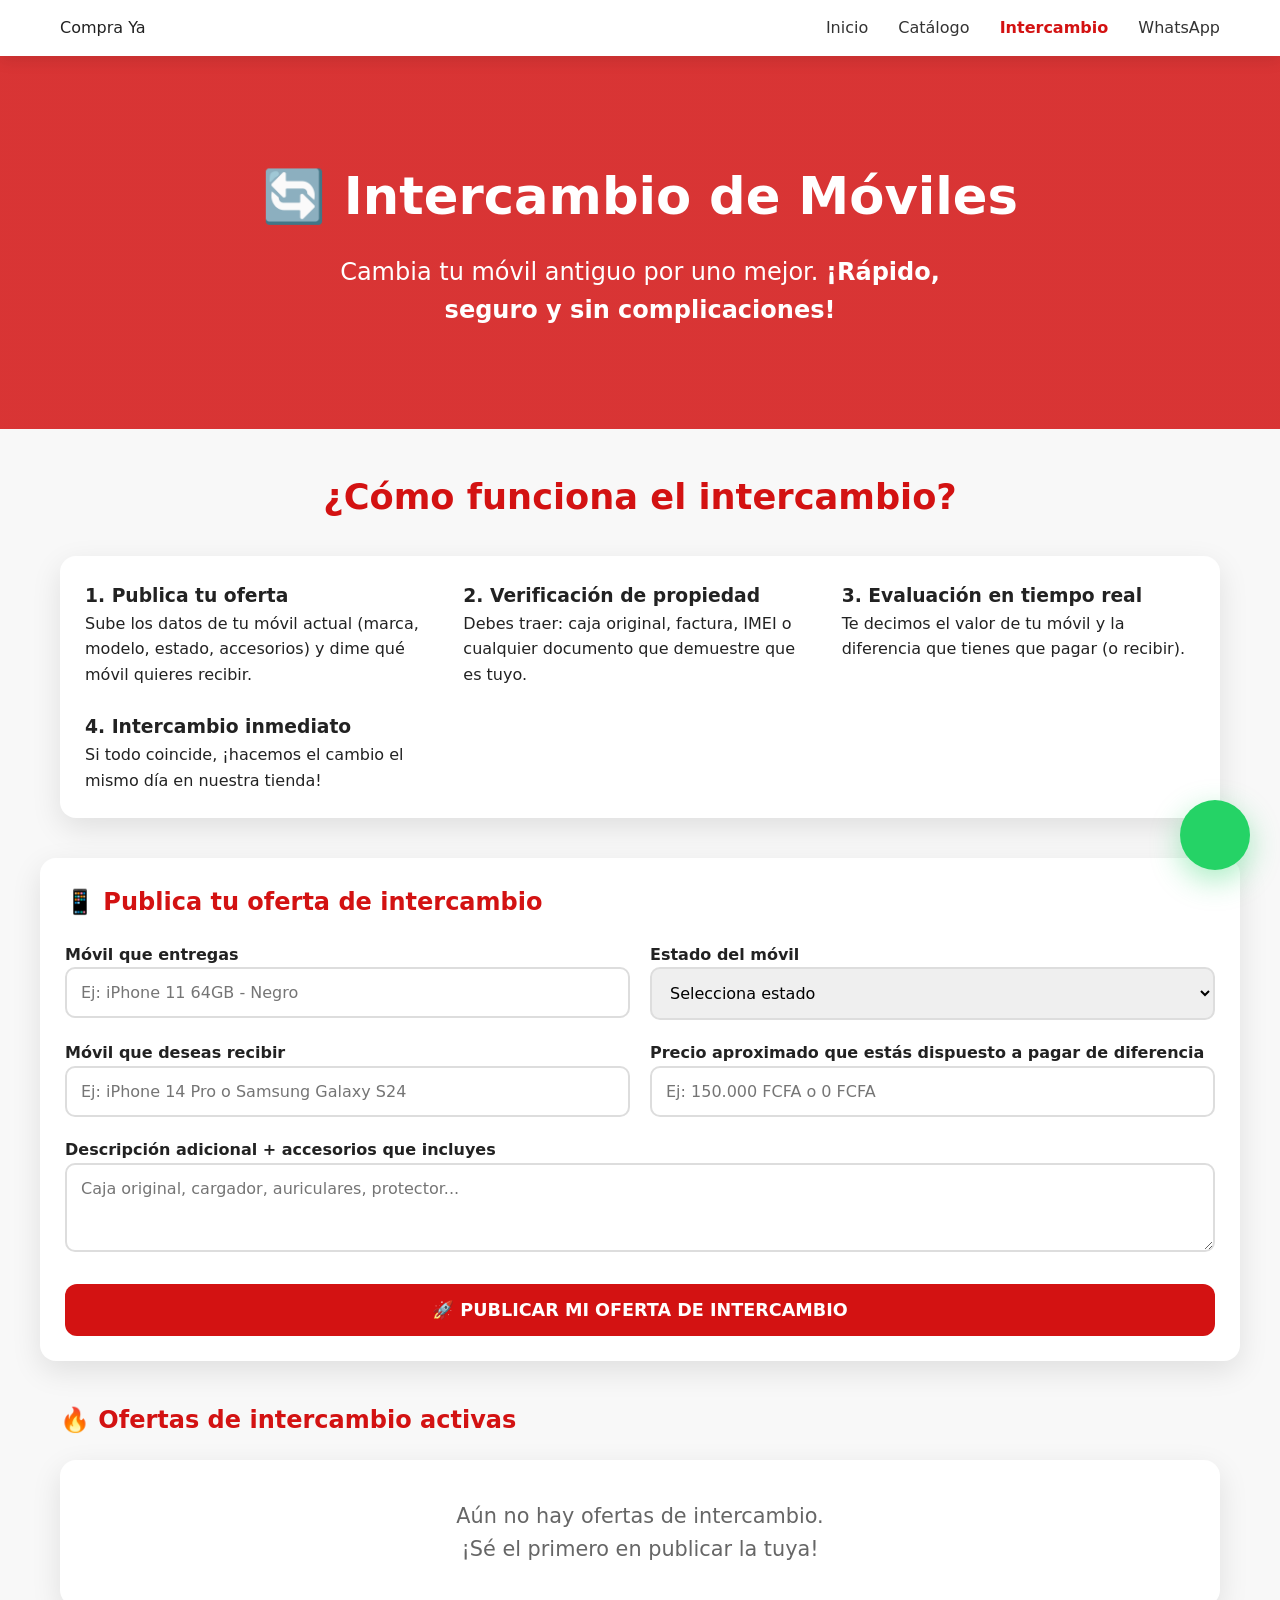
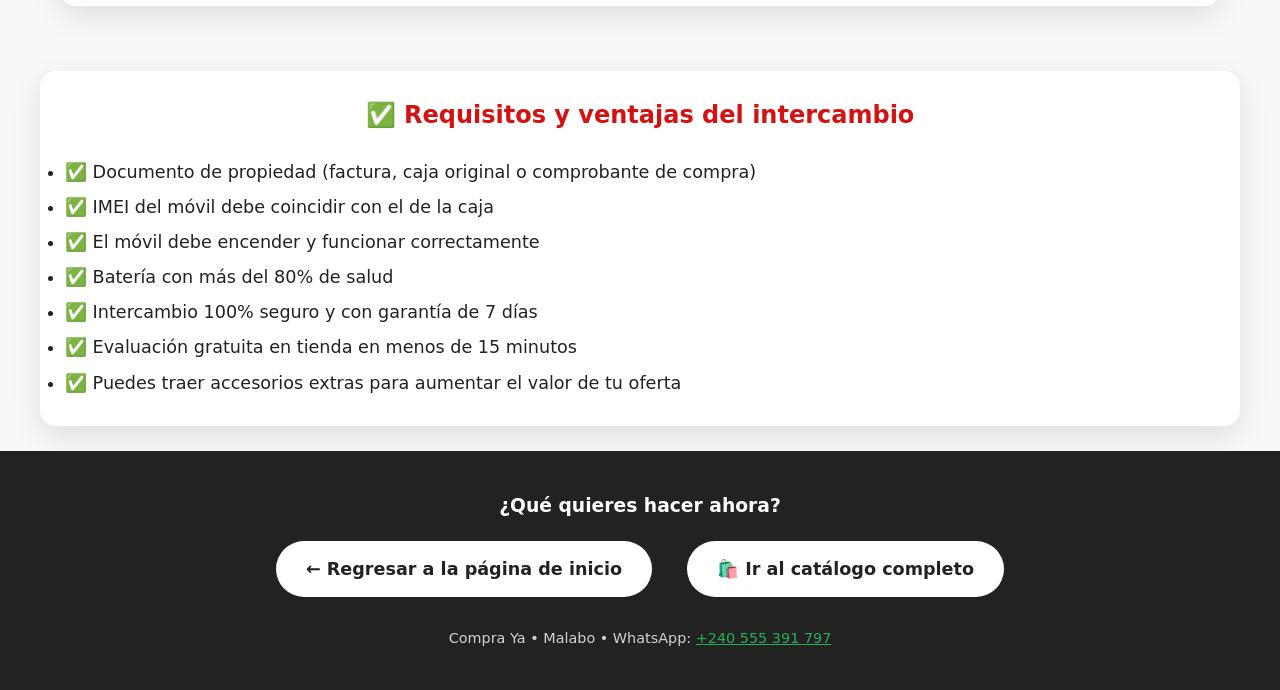
<file: intercambio.html>
<!DOCTYPE html>
<html lang="es">
<head>
    <meta charset="UTF-8">
    <meta name="viewport" content="width=device-width, initial-scale=1.0">
    <title>Intercambio de Móviles - Compra Ya</title>
    <style>
        :root {
            --rojo: #d31212;
        }
        
        * { margin: 0; padding: 0; box-sizing: border-box; font-family: system-ui, -apple-system, sans-serif; }
        
        body {
            background: #f8f8f8;
            color: #222;
            line-height: 1.6;
        }

        header {
            background: white;
            box-shadow: 0 4px 15px rgba(0,0,0,0.1);
            position: sticky;
            top: 0;
            z-index: 100;
        }

        nav {
            max-width: 1200px;
            margin: 0 auto;
            padding: 15px 20px;
            display: flex;
            justify-content: space-between;
            align-items: center;
        }

        /* Logo como imagen (cambio principal) */
        .logo-img {
            height: 65px;
            width: auto;
            max-width: 180px;
            object-fit: contain;
        }

        .menu a {
            margin-left: 25px;
            text-decoration: none;
            color: #333;
            font-weight: 500;
        }

        .hero {
            background: linear-gradient(rgba(211,18,18,0.85), rgba(211,18,18,0.85)), url('https://picsum.photos/id/1015/1600/900') center/cover;
            color: white;
            text-align: center;
            padding: 100px 20px;
        }

        .hero h1 {
            font-size: 3.2rem;
            margin-bottom: 15px;
        }

        .seccion {
            max-width: 1200px;
            margin: 40px auto;
            padding: 0 20px;
        }

        .card {
            background: white;
            border-radius: 16px;
            box-shadow: 0 10px 30px rgba(0,0,0,0.1);
            padding: 25px;
            margin-bottom: 25px;
        }

        .formulario-intercambio {
            display: grid;
            grid-template-columns: 1fr 1fr;
            gap: 20px;
        }

        input, select, textarea {
            width: 100%;
            padding: 14px;
            border: 2px solid #ddd;
            border-radius: 10px;
            font-size: 1rem;
        }

        button {
            background: var(--rojo);
            color: white;
            border: none;
            padding: 16px;
            border-radius: 12px;
            font-size: 1.1rem;
            font-weight: bold;
            cursor: pointer;
            transition: 0.3s;
        }

        button:hover {
            transform: scale(1.05);
        }

        .ofertas-container {
            display: grid;
            grid-template-columns: repeat(auto-fill, minmax(320px, 1fr));
            gap: 20px;
        }

        .oferta-card {
            border: 2px solid #ddd;
            border-radius: 16px;
            padding: 20px;
            background: white;
            transition: all 0.3s;
        }

        .oferta-card:hover {
            border-color: var(--rojo);
            transform: translateY(-5px);
        }

        .footer-botones {
            background: #222;
            color: white;
            padding: 40px 20px;
            text-align: center;
        }

        .footer-botones button {
            background: white;
            color: #222;
            margin: 0 15px;
            padding: 18px 30px;
            border-radius: 50px;
            font-size: 1.1rem;
        }

        .whatsapp-flotante {
            position: fixed;
            bottom: 30px;
            right: 30px;
            background: #25D366;
            color: white;
            width: 70px;
            height: 70px;
            border-radius: 50%;
            display: flex;
            align-items: center;
            justify-content: center;
            font-size: 36px;
            box-shadow: 0 10px 30px rgba(37, 211, 102, 0.4);
            z-index: 9999;
            text-decoration: none;
        }
    </style>
</head>
<body>

    <!-- HEADER -->
    <header>
        <nav>
            <div class="logo">Compra Ya</div>
            <div class="menu">
                <a href="index.html">Inicio</a>
                <a href="nuestrocatalogo.html">Catálogo</a>
                <a href="#" style="color: var(--rojo); font-weight: bold;">Intercambio</a>
                <a href="https://wa.me/240555391797" target="_blank">WhatsApp</a>
            </div>
        </nav>
    </header>

    <!-- HERO -->
    <div class="hero">
        <h1>🔄 Intercambio de Móviles</h1>
        <p style="font-size: 1.5rem; max-width: 700px; margin: 0 auto;">
            Cambia tu móvil antiguo por uno mejor. <strong>¡Rápido, seguro y sin complicaciones!</strong>
        </p>
    </div>

    <div class="seccion">
        <h2 style="text-align: center; color: var(--rojo); margin-bottom: 30px; font-size: 2.2rem;">
            ¿Cómo funciona el intercambio?
        </h2>

        <div class="card" style="display: grid; grid-template-columns: repeat(auto-fit, minmax(280px, 1fr)); gap: 25px;">
            <div>
                <h3>1. Publica tu oferta</h3>
                <p>Sube los datos de tu móvil actual (marca, modelo, estado, accesorios) y dime qué móvil quieres recibir.</p>
            </div>
            <div>
                <h3>2. Verificación de propiedad</h3>
                <p>Debes traer: caja original, factura, IMEI o cualquier documento que demuestre que es tuyo.</p>
            </div>
            <div>
                <h3>3. Evaluación en tiempo real</h3>
                <p>Te decimos el valor de tu móvil y la diferencia que tienes que pagar (o recibir).</p>
            </div>
            <div>
                <h3>4. Intercambio inmediato</h3>
                <p>Si todo coincide, ¡hacemos el cambio el mismo día en nuestra tienda!</p>
            </div>
        </div>
    </div>

    <!-- FORMULARIO DINÁMICO PARA PUBLICAR OFERTA -->
    <div class="seccion card">
        <h2 style="color: var(--rojo); margin-bottom: 20px;">📱 Publica tu oferta de intercambio</h2>
        
        <form id="form-intercambio">
            <div class="formulario-intercambio">
                <div>
                    <label><strong>Móvil que entregas</strong></label>
                    <input type="text" id="movil-entrega" placeholder="Ej: iPhone 11 64GB - Negro" required>
                </div>
                <div>
                    <label><strong>Estado del móvil</strong></label>
                    <select id="estado" required>
                        <option value="">Selecciona estado</option>
                        <option value="Excelente">Excelente (como nuevo)</option>
                        <option value="Bueno">Bueno (algunos rasguños)</option>
                        <option value="Aceptable">Aceptable (funciona perfecto)</option>
                    </select>
                </div>
                <div>
                    <label><strong>Móvil que deseas recibir</strong></label>
                    <input type="text" id="movil-deseado" placeholder="Ej: iPhone 14 Pro o Samsung Galaxy S24" required>
                </div>
                <div>
                    <label><strong>Precio aproximado que estás dispuesto a pagar de diferencia</strong></label>
                    <input type="text" id="diferencia" placeholder="Ej: 150.000 FCFA o 0 FCFA" required>
                </div>
            </div>

            <div style="margin-top: 20px;">
                <label><strong>Descripción adicional + accesorios que incluyes</strong></label>
                <textarea id="descripcion" rows="3" placeholder="Caja original, cargador, auriculares, protector..."></textarea>
            </div>

            <button type="submit" style="margin-top: 25px; width: 100%;">
                🚀 PUBLICAR MI OFERTA DE INTERCAMBIO
            </button>
        </form>
    </div>

    <!-- OFERTAS PUBLICADAS (DINÁMICO) -->
    <div class="seccion">
        <h2 style="color: var(--rojo); margin-bottom: 20px;">🔥 Ofertas de intercambio activas</h2>
        <div id="ofertas-container" class="ofertas-container">
            <!-- Se llenan con JavaScript -->
        </div>
    </div>

    <!-- PUNTOS IMPORTANTES (Dinámico) -->
    <div class="seccion card">
        <h2 style="text-align: center; color: var(--rojo);">✅ Requisitos y ventajas del intercambio</h2>
        <ul id="lista-requisitos" style="margin-top: 20px; font-size: 1.1rem; line-height: 2;">
            <!-- Se llenan con JavaScript para que sea dinámico -->
        </ul>
    </div>

    <!-- FOOTER CON BOTONES -->
    <div class="footer-botones">
        <h3 style="margin-bottom: 20px;">¿Qué quieres hacer ahora?</h3>
        
        <button onclick="window.location.href='index.html'">
            ← Regresar a la página de inicio
        </button>
        
        <button onclick="window.location.href='nuestrocatalogo.html'">
            🛍️ Ir al catálogo completo
        </button>
        
        <p style="margin-top: 30px; font-size: 0.9rem; opacity: 0.8;">
            Compra Ya • Malabo • WhatsApp: <a href="https://wa.me/240555391797" target="_blank" style="color: #25D366;">+240 555 391 797</a>
        </p>
    </div>

    <!-- Botón WhatsApp flotante -->
    <a href="https://wa.me/240555391797?text=Hola%2C%20quiero%20hacer%20un%20intercambio%20de%20m%C3%B3vil" target="_blank" class="whatsapp-flotante">
        <i class="fab fa-whatsapp"></i>
    </a>

    <script>
        // ==================== DATOS DINÁMICOS ====================
        let ofertas = JSON.parse(localStorage.getItem('ofertasIntercambio')) || [];

        // Renderizar ofertas
        function renderizarOfertas() {
            const container = document.getElementById('ofertas-container');
            container.innerHTML = '';

            if (ofertas.length === 0) {
                container.innerHTML = `
                    <div class="card" style="grid-column: 1/-1; text-align: center; padding: 40px;">
                        <p style="font-size: 1.3rem; color: #666;">Aún no hay ofertas de intercambio.<br>
                        ¡Sé el primero en publicar la tuya!</p>
                    </div>`;
                return;
            }

            ofertas.forEach((oferta, index) => {
                const div = document.createElement('div');
                div.className = 'oferta-card';
                div.innerHTML = `
                    <strong style="color: var(--rojo); font-size: 1.3rem;">${oferta.movilEntrega}</strong>
                    <p><strong>Estado:</strong> ${oferta.estado}</p>
                    <p><strong>Quiere:</strong> ${oferta.movilDeseado}</p>
                    <p><strong>Diferencia:</strong> ${oferta.diferencia}</p>
                    <p style="font-size: 0.95rem; margin-top: 12px; color: #555;">${oferta.descripcion}</p>
                    <small style="color: #888;">Publicado: ${oferta.fecha}</small>
                    <button onclick="contactarOferta(${index})" 
                            style="margin-top: 15px; width: 100%; background: #25D366; font-size: 1rem;">
                        💬 Contactar por WhatsApp
                    </button>
                `;
                container.appendChild(div);
            });
        }

        // Publicar nueva oferta
        document.getElementById('form-intercambio').addEventListener('submit', function(e) {
            e.preventDefault();

            const nuevaOferta = {
                id: Date.now(),
                movilEntrega: document.getElementById('movil-entrega').value,
                estado: document.getElementById('estado').value,
                movilDeseado: document.getElementById('movil-deseado').value,
                diferencia: document.getElementById('diferencia').value,
                descripcion: document.getElementById('descripcion').value || "Sin descripción adicional",
                fecha: new Date().toLocaleDateString('es-ES')
            };

            ofertas.unshift(nuevaOferta);
            localStorage.setItem('ofertasIntercambio', JSON.stringify(ofertas));

            renderizarOfertas();

            // Limpiar formulario
            this.reset();

            alert('✅ ¡Oferta publicada correctamente! Ya aparece en la lista de intercambios.');
        });

        // Contactar una oferta
        window.contactarOferta = function(index) {
            const oferta = ofertas[index];
            const mensaje = encodeURIComponent(
                `Hola! Me interesa tu intercambio:\n` +
                `• Entregas: ${oferta.movilEntrega} (${oferta.estado})\n` +
                `• Quieres: ${oferta.movilDeseado}\n` +
                `• Diferencia: ${oferta.diferencia}`
            );
            window.open(`https://wa.me/240555391797?text=${mensaje}`, '_blank');
        };

        // Lista de requisitos dinámica (puedes añadir más fácilmente)
        const requisitos = [
            "✅ Documento de propiedad (factura, caja original o comprobante de compra)",
            "✅ IMEI del móvil debe coincidir con el de la caja",
            "✅ El móvil debe encender y funcionar correctamente",
            "✅ Batería con más del 80% de salud",
            "✅ Intercambio 100% seguro y con garantía de 7 días",
            "✅ Evaluación gratuita en tienda en menos de 15 minutos",
            "✅ Puedes traer accesorios extras para aumentar el valor de tu oferta"
        ];

        function renderizarRequisitos() {
            const ul = document.getElementById('lista-requisitos');
            ul.innerHTML = requisitos.map(req => `<li>${req}</li>`).join('');
        }

        // Inicializar todo al cargar la página
        window.onload = function() {
            renderizarOfertas();
            renderizarRequisitos();
        };
    </script>
</body>
</html>
</file>
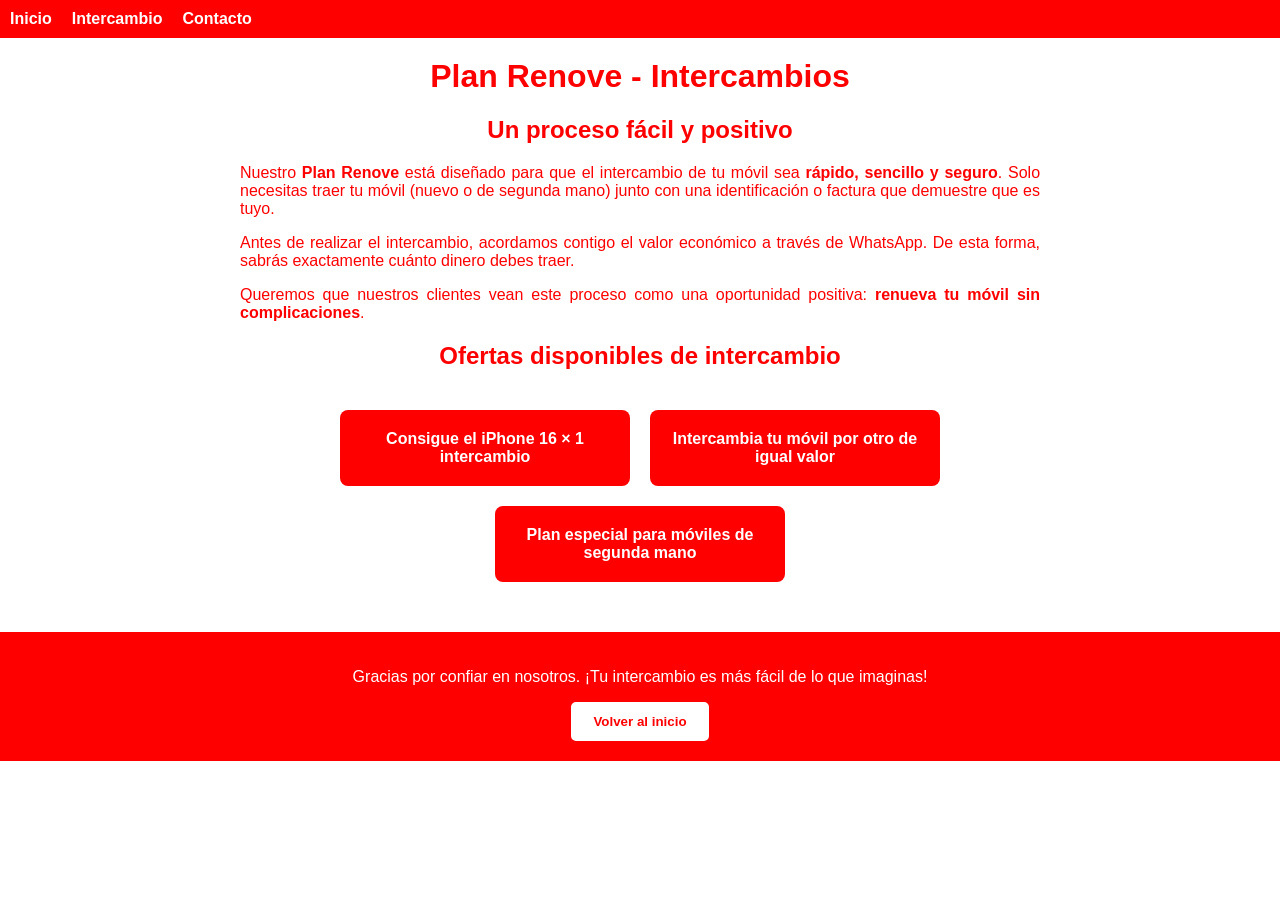
<file: veaoferta (1).html>
<!DOCTYPE html>
<html lang="es">
<head>
  <meta charset="UTF-8">
  <title>Plan Renove - Intercambios</title>
  <style>
    body {
      background-color: white;
      color: red;
      font-family: Arial, sans-serif;
      margin: 0;
      padding: 0;
    }
    nav {
      background-color: red;
      padding: 10px;
    }
    nav ul {
      list-style: none;
      margin: 0;
      padding: 0;
      display: flex;
    }
    nav ul li {
      margin-right: 20px;
    }
    nav ul li a {
      color: white;
      text-decoration: none;
      font-weight: bold;
    }
    h1, h2 {
      text-align: center;
      margin-top: 20px;
    }
    .info {
      max-width: 800px;
      margin: 20px auto;
      text-align: justify;
    }
    .ofertas {
      display: flex;
      justify-content: center;
      flex-wrap: wrap;
      margin: 30px auto;
      max-width: 900px;
    }
    .oferta {
      background-color: red;
      color: white;
      padding: 20px;
      margin: 10px;
      border-radius: 8px;
      width: 250px;
      text-align: center;
      font-weight: bold;
    }
    footer {
      background-color: red;
      color: white;
      text-align: center;
      padding: 20px;
      margin-top: 40px;
    }
    footer button {
      background-color: white;
      color: red;
      border: 2px solid white;
      padding: 10px 20px;
      font-weight: bold;
      cursor: pointer;
      border-radius: 5px;
    }
    footer button:hover {
      background-color: #f2f2f2;
    }
  </style>
</head>
<body>

  <nav>
    <ul>
      <li><a href="index.html">Inicio</a></li>
      <li><a href="veaoferta(1).html">Intercambio</a></li>
      <li><a href="contacto.html">Contacto</a></li>
    </ul>
  </nav>

  <h1>Plan Renove - Intercambios</h1>
  <h2>Un proceso fácil y positivo</h2>

  <div class="info">
    <p>
      Nuestro <strong>Plan Renove</strong> está diseñado para que el intercambio de tu móvil sea 
      <strong>rápido, sencillo y seguro</strong>. Solo necesitas traer tu móvil (nuevo o de segunda mano) 
      junto con una identificación o factura que demuestre que es tuyo.  
    </p>
    <p>
      Antes de realizar el intercambio, acordamos contigo el valor económico a través de WhatsApp. 
      De esta forma, sabrás exactamente cuánto dinero debes traer.  
    </p>
    <p>
      Queremos que nuestros clientes vean este proceso como una oportunidad positiva: 
      <strong>renueva tu móvil sin complicaciones</strong>.
    </p>
  </div>

  <h2>Ofertas disponibles de intercambio</h2>
  <div class="ofertas">
    <div class="oferta">Consigue el iPhone 16 × 1 intercambio</div>
    <div class="oferta">Intercambia tu móvil por otro de igual valor</div>
    <div class="oferta">Plan especial para móviles de segunda mano</div>
  </div>

  <footer>
    <p>Gracias por confiar en nosotros. ¡Tu intercambio es más fácil de lo que imaginas!</p>
    <button onclick="location.href='index.html'">Volver al inicio</button>
  </footer>

</body>
</html>
</file>
